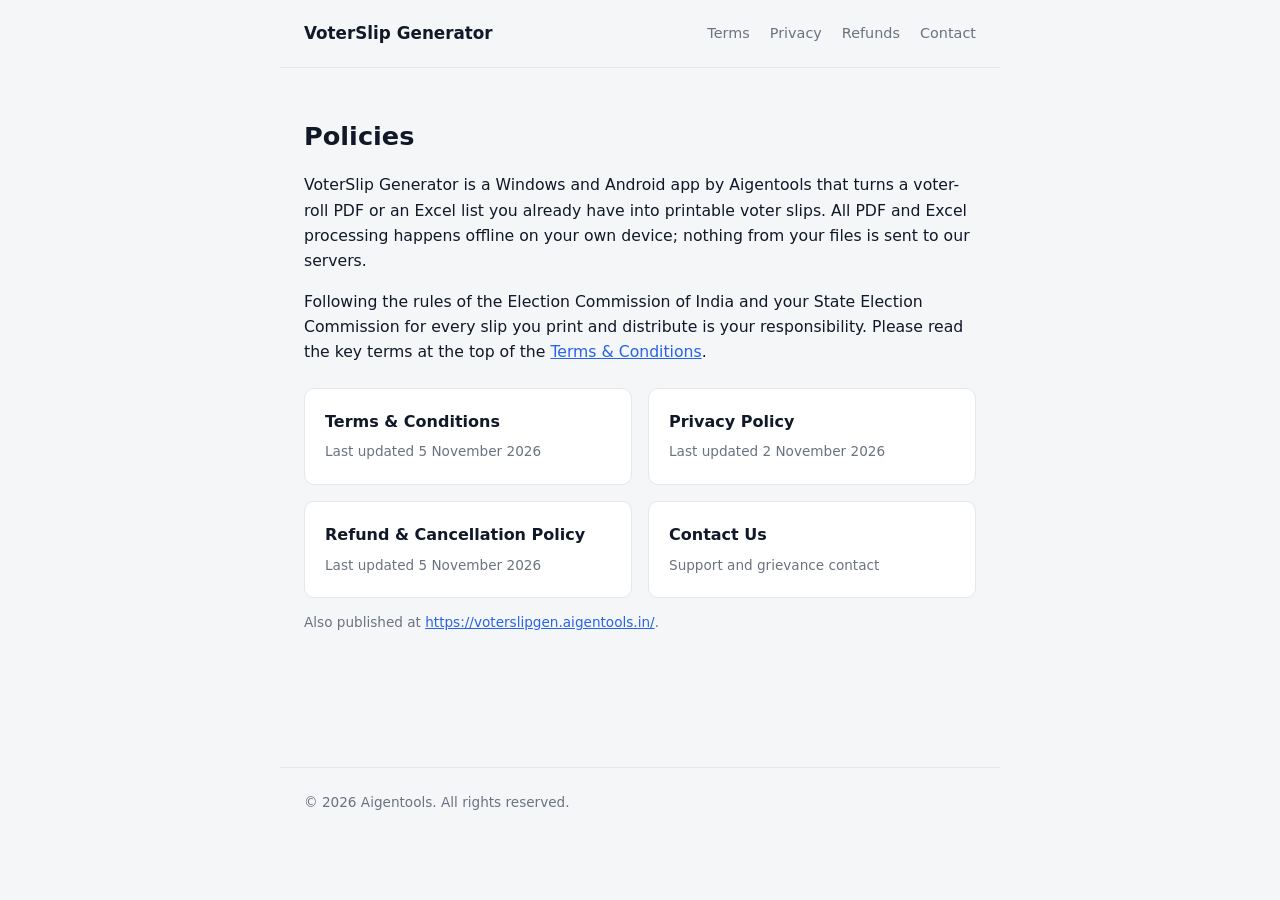
<file: index.html>
<!doctype html>
<html lang="en">
<head>
  <meta charset="utf-8" />
  <meta name="viewport" content="width=device-width, initial-scale=1" />
  <title>Policies — VoterSlip Generator</title>
  <meta name="description" content="Terms, privacy and refund policy for VoterSlip Generator by Aigentools." />
  <link rel="canonical" href="https://voterslipgen.aigentools.in/" />
  <link rel="stylesheet" href="style.css" />
</head>
<body>
  <!-- GENERATED by legal/build.py in mjogdand/voterslip-desktop-app from legal/. Do not edit here:
       edit legal/ there and run legal/publish-legal-site.sh. -->
  <nav class="top">
    <a class="brand" href="index.html">VoterSlip Generator</a>
    <div class="links"><a href="legal/terms-of-service.html">Terms</a><a href="legal/privacy-policy.html">Privacy</a><a href="legal/refund-policy.html">Refunds</a><a href="legal/contact-us.html">Contact</a></div>
  </nav>

  <main class="wrap">
    <h1>Policies</h1>

    <p>
      VoterSlip Generator is a Windows and Android app by Aigentools that turns
      a voter-roll PDF or an Excel list you already have into printable voter
      slips. All PDF and Excel processing happens offline on your own device;
      nothing from your files is sent to our servers.
    </p>
    <p>
      Following the rules of the Election Commission of India and your State
      Election Commission for every slip you print and distribute is your
      responsibility. Please read the key terms at the top of the
      <a href="legal/terms-of-service.html">Terms &amp; Conditions</a>.
    </p>

    <div class="card-grid">
      <a class="card-link" href="legal/terms-of-service.html">
        <strong>Terms &amp; Conditions</strong>
        <span>Last updated 5 November 2026</span>
      </a>
      <a class="card-link" href="legal/privacy-policy.html">
        <strong>Privacy Policy</strong>
        <span>Last updated 2 November 2026</span>
      </a>
      <a class="card-link" href="legal/refund-policy.html">
        <strong>Refund &amp; Cancellation Policy</strong>
        <span>Last updated 5 November 2026</span>
      </a>
      <a class="card-link" href="legal/contact-us.html">
        <strong>Contact Us</strong>
        <span>Support and grievance contact</span>
      </a>
    </div>

    <p class="site-note">Also published at <a href="https://voterslipgen.aigentools.in/">https://voterslipgen.aigentools.in/</a>.</p>
  </main>

  <footer class="legal-footer">
    &copy; <span id="year"></span> Aigentools. All rights reserved.
  </footer>
  <script>
    document.getElementById("year").textContent = new Date().getFullYear();
  </script>
</body>
</html>
</file>
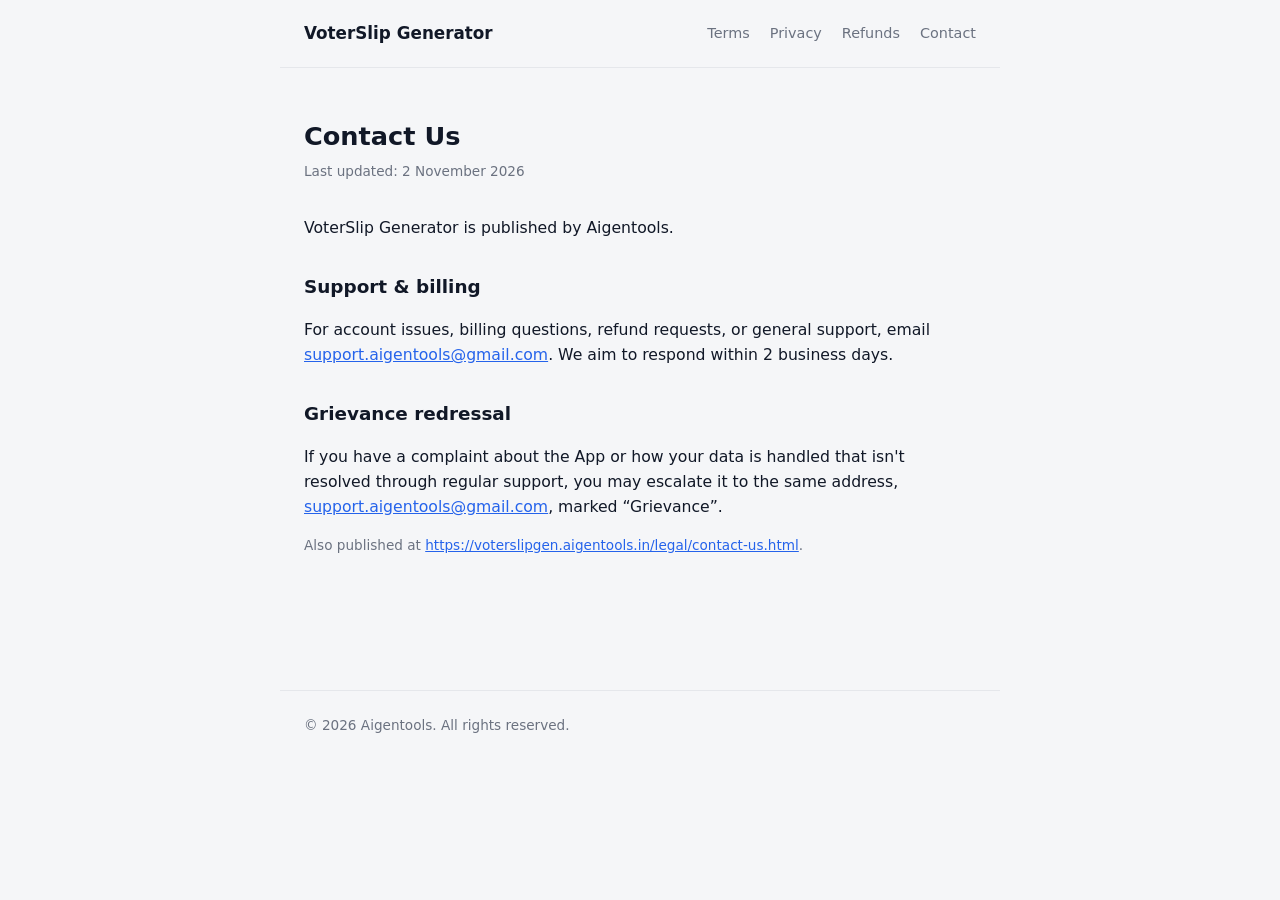
<file: legal/contact-us.html>
<!doctype html>
<html lang="en">
<head>
  <meta charset="utf-8" />
  <meta name="viewport" content="width=device-width, initial-scale=1" />
  <title>Contact Us — VoterSlip Generator</title>
  <meta name="description" content="How to contact Aigentools about VoterSlip Generator." />
  <link rel="canonical" href="https://voterslipgen.aigentools.in/legal/contact-us.html" />
  <link rel="stylesheet" href="../style.css" />
</head>
<body>
  <!-- GENERATED by legal/build.py in mjogdand/voterslip-desktop-app from legal/. Do not edit here:
       edit legal/ there and run legal/publish-legal-site.sh. -->
  <nav class="top">
    <a class="brand" href="../index.html">VoterSlip Generator</a>
    <div class="links"><a href="../legal/terms-of-service.html">Terms</a><a href="../legal/privacy-policy.html">Privacy</a><a href="../legal/refund-policy.html">Refunds</a><a href="../legal/contact-us.html">Contact</a></div>
  </nav>

  <main class="wrap">
    <h1>Contact Us</h1>
    <p class="updated">Last updated: 2 November 2026</p>

<p>VoterSlip Generator is published by Aigentools.</p>

    <h2>Support &amp; billing</h2>
    <p>
      For account issues, billing questions, refund requests, or general
      support, email <a href="mailto:support.aigentools@gmail.com">support.aigentools@gmail.com</a>.
      We aim to respond within 2 business days.
    </p>

    <h2>Grievance redressal</h2>
    <p>
      If you have a complaint about the App or how your data is handled
      that isn't resolved through regular support, you may escalate it to
      the same address, <a href="mailto:support.aigentools@gmail.com">support.aigentools@gmail.com</a>, marked
      &ldquo;Grievance&rdquo;.
    </p>

    <p class="site-note">Also published at <a href="https://voterslipgen.aigentools.in/legal/contact-us.html">https://voterslipgen.aigentools.in/legal/contact-us.html</a>.</p>
  </main>

  <footer class="legal-footer">
    &copy; <span id="year"></span> Aigentools. All rights reserved.
  </footer>
  <script>
    document.getElementById("year").textContent = new Date().getFullYear();
  </script>
</body>
</html>
</file>
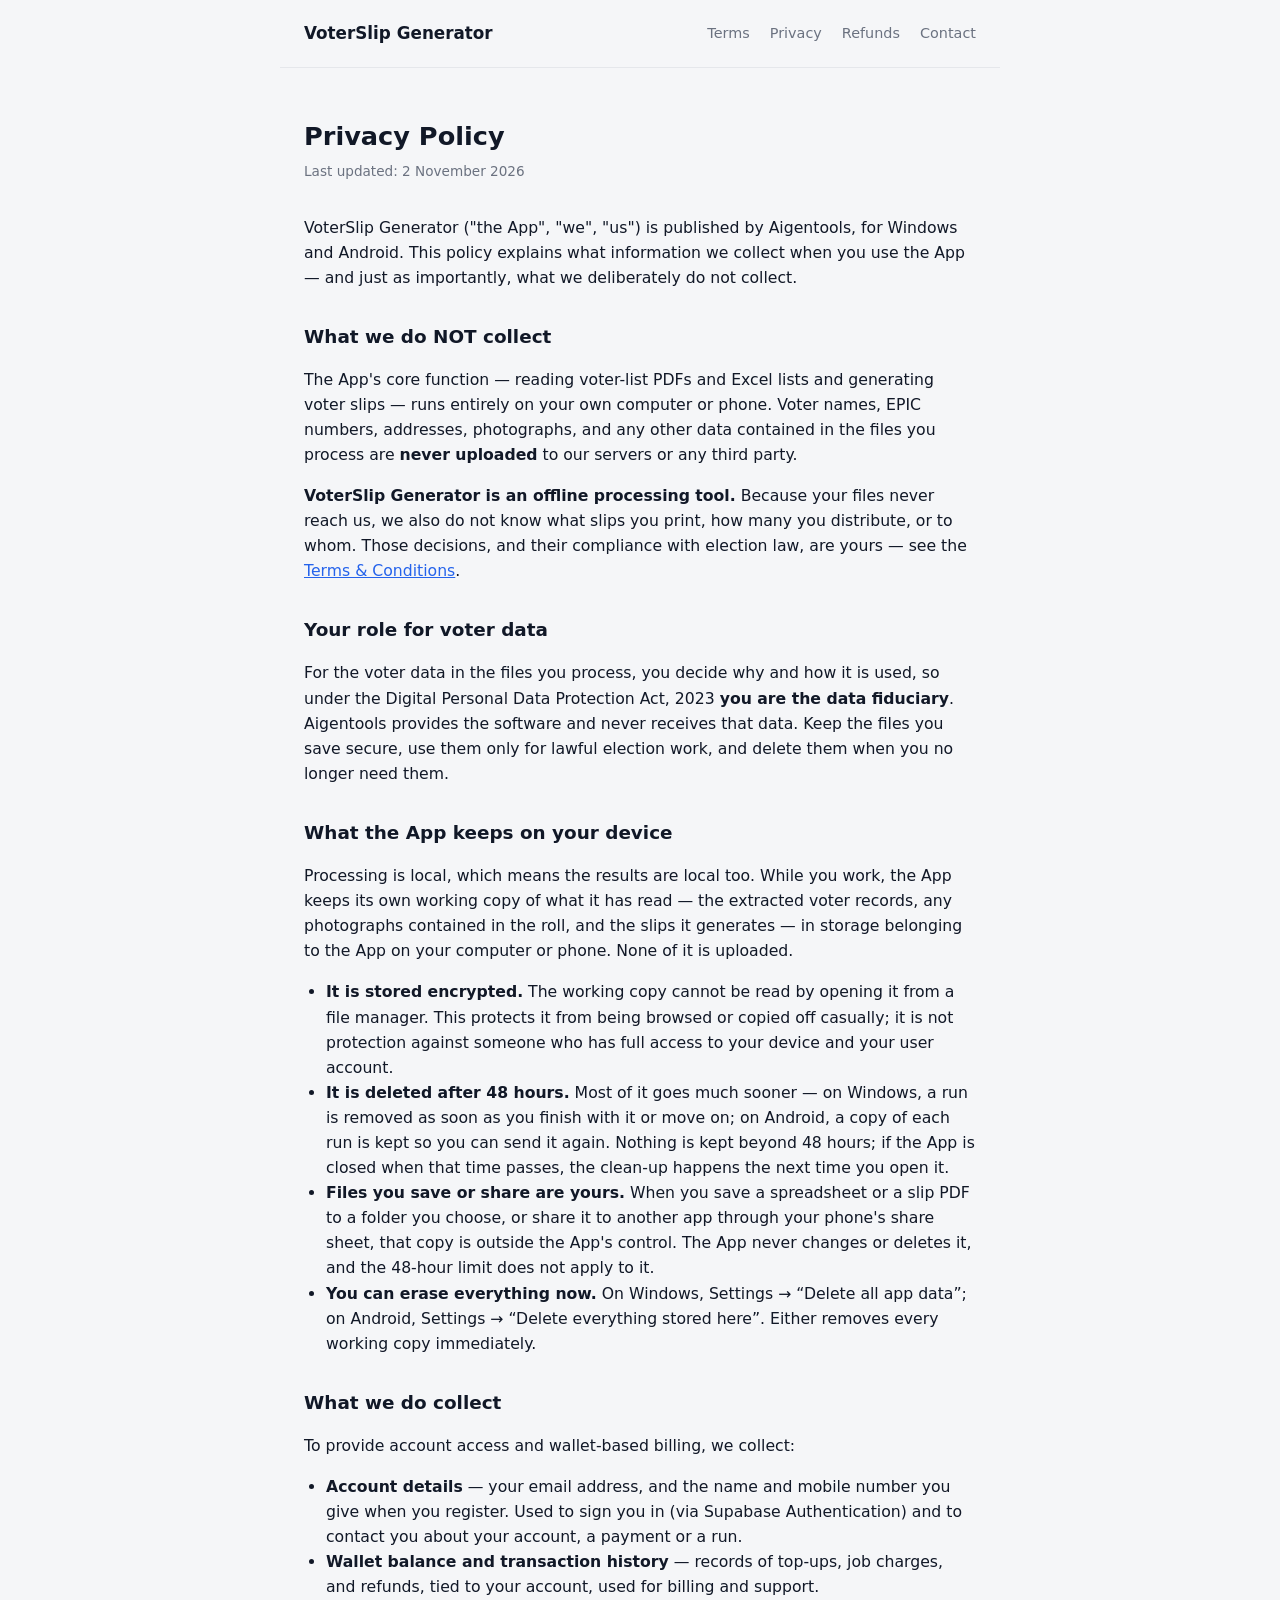
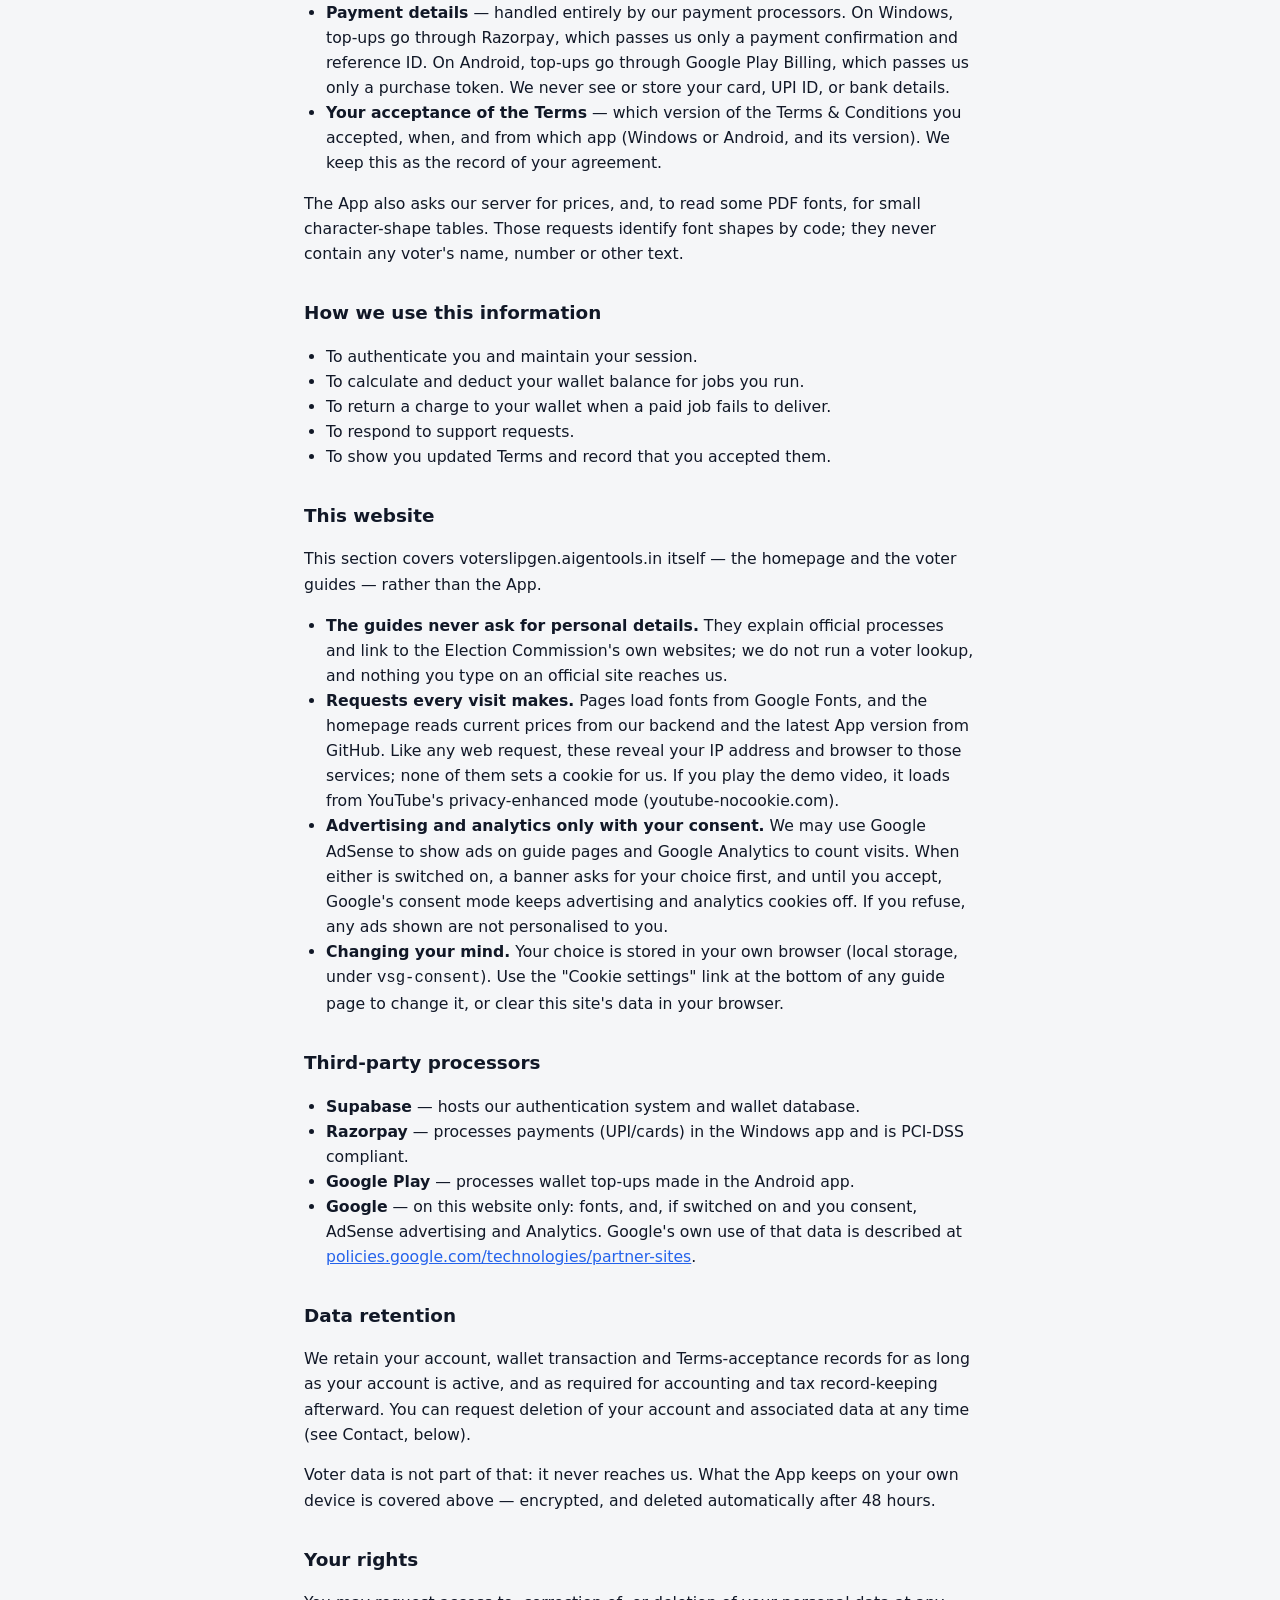
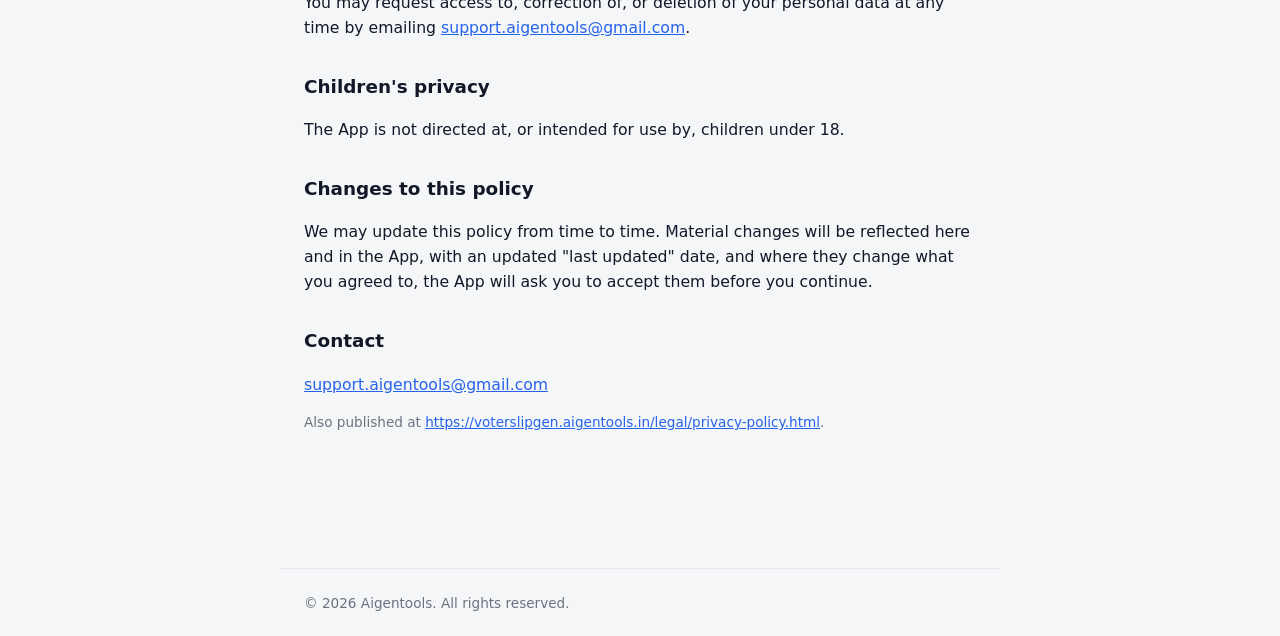
<file: legal/privacy-policy.html>
<!doctype html>
<html lang="en">
<head>
  <meta charset="utf-8" />
  <meta name="viewport" content="width=device-width, initial-scale=1" />
  <title>Privacy Policy — VoterSlip Generator</title>
  <meta name="description" content="What VoterSlip Generator collects, what it deliberately never uploads, and how long working files stay on your device." />
  <link rel="canonical" href="https://voterslipgen.aigentools.in/legal/privacy-policy.html" />
  <link rel="stylesheet" href="../style.css" />
</head>
<body>
  <!-- GENERATED by legal/build.py in mjogdand/voterslip-desktop-app from legal/. Do not edit here:
       edit legal/ there and run legal/publish-legal-site.sh. -->
  <nav class="top">
    <a class="brand" href="../index.html">VoterSlip Generator</a>
    <div class="links"><a href="../legal/terms-of-service.html">Terms</a><a href="../legal/privacy-policy.html">Privacy</a><a href="../legal/refund-policy.html">Refunds</a><a href="../legal/contact-us.html">Contact</a></div>
  </nav>

  <main class="wrap">
    <h1>Privacy Policy</h1>
    <p class="updated">Last updated: 2 November 2026</p>

    <p>
      VoterSlip Generator ("the App", "we", "us") is published by Aigentools,
      for Windows and Android. This policy explains what information we
      collect when you use the App — and just as importantly, what we
      deliberately do not collect.
    </p>

    <h2>What we do NOT collect</h2>
    <p>
      The App's core function — reading voter-list PDFs and Excel lists and
      generating voter slips — runs entirely on your own computer or phone.
      Voter names, EPIC numbers, addresses, photographs, and any other data
      contained in the files you process are <strong>never uploaded</strong>
      to our servers or any third party.
    </p>
    <p>
      <strong>VoterSlip Generator is an offline processing tool.</strong>
      Because your files never reach us, we also do not know what slips you
      print, how many you distribute, or to whom. Those decisions, and their
      compliance with election law, are yours &mdash; see the
      <a href="terms-of-service.html">Terms &amp; Conditions</a>.
    </p>

    <h2>Your role for voter data</h2>
    <p>
      For the voter data in the files you process, you decide why and how
      it is used, so under the Digital Personal Data Protection Act, 2023
      <strong>you are the data fiduciary</strong>. Aigentools provides the
      software and never receives that data. Keep the files you save
      secure, use them only for lawful election work, and delete them when
      you no longer need them.
    </p>

    <h2>What the App keeps on your device</h2>
    <p>
      Processing is local, which means the results are local too. While you
      work, the App keeps its own working copy of what it has read — the
      extracted voter records, any photographs contained in the roll, and the
      slips it generates — in storage belonging to the App on your computer
      or phone. None of it is uploaded.
    </p>
    <ul>
      <li>
        <strong>It is stored encrypted.</strong> The working copy cannot be
        read by opening it from a file manager. This protects it from being
        browsed or copied off casually; it is not protection against someone
        who has full access to your device and your user account.
      </li>
      <li>
        <strong>It is deleted after 48 hours.</strong> Most of it goes much
        sooner — on Windows, a run is removed as soon as you finish with it or
        move on; on Android, a copy of each run is kept so you can send it
        again. Nothing is kept beyond 48 hours; if the App is closed when that
        time passes, the clean-up happens the next time you open it.
      </li>
      <li>
        <strong>Files you save or share are yours.</strong> When you save a
        spreadsheet or a slip PDF to a folder you choose, or share it to
        another app through your phone's share sheet, that copy is outside the
        App's control. The App never changes or deletes it, and the 48-hour
        limit does not apply to it.
      </li>
      <li>
        <strong>You can erase everything now.</strong> On Windows, Settings
        &rarr; &ldquo;Delete all app data&rdquo;; on Android, Settings &rarr;
        &ldquo;Delete everything stored here&rdquo;. Either removes every
        working copy immediately.
      </li>
    </ul>

    <h2>What we do collect</h2>
    <p>To provide account access and wallet-based billing, we collect:</p>
    <ul>
      <li><strong>Account details</strong> — your email address, and the name and mobile number you give when you register. Used to sign you in (via Supabase Authentication) and to contact you about your account, a payment or a run.</li>
      <li><strong>Wallet balance and transaction history</strong> — records of top-ups, job charges, and refunds, tied to your account, used for billing and support.</li>
      <li><strong>Payment details</strong> — handled entirely by our payment processors. On Windows, top-ups go through Razorpay, which passes us only a payment confirmation and reference ID. On Android, top-ups go through Google Play Billing, which passes us only a purchase token. We never see or store your card, UPI ID, or bank details.</li>
      <li><strong>Your acceptance of the Terms</strong> — which version of the Terms &amp; Conditions you accepted, when, and from which app (Windows or Android, and its version). We keep this as the record of your agreement.</li>
    </ul>
    <p>
      The App also asks our server for prices, and, to read some PDF fonts,
      for small character-shape tables. Those requests identify font shapes
      by code; they never contain any voter's name, number or other text.
    </p>

    <h2>How we use this information</h2>
    <ul>
      <li>To authenticate you and maintain your session.</li>
      <li>To calculate and deduct your wallet balance for jobs you run.</li>
      <li>To return a charge to your wallet when a paid job fails to deliver.</li>
      <li>To respond to support requests.</li>
      <li>To show you updated Terms and record that you accepted them.</li>
    </ul>

    <h2>This website</h2>
    <p>
      This section covers voterslipgen.aigentools.in itself — the homepage and
      the voter guides — rather than the App.
    </p>
    <ul>
      <li>
        <strong>The guides never ask for personal details.</strong> They
        explain official processes and link to the Election Commission's own
        websites; we do not run a voter lookup, and nothing you type on an
        official site reaches us.
      </li>
      <li>
        <strong>Requests every visit makes.</strong> Pages load fonts from
        Google Fonts, and the homepage reads current prices from our backend
        and the latest App version from GitHub. Like any web request, these
        reveal your IP address and browser to those services; none of them
        sets a cookie for us. If you play the demo video, it loads from
        YouTube's privacy-enhanced mode (youtube-nocookie.com).
      </li>
      <li>
        <strong>Advertising and analytics only with your consent.</strong> We
        may use Google AdSense to show ads on guide pages and Google Analytics
        to count visits. When either is switched on, a banner asks for your
        choice first, and until you accept, Google's consent mode keeps
        advertising and analytics cookies off. If you refuse, any ads shown
        are not personalised to you.
      </li>
      <li>
        <strong>Changing your mind.</strong> Your choice is stored in your own
        browser (local storage, under <code>vsg-consent</code>). Use the
        "Cookie settings" link at the bottom of any guide page to change it,
        or clear this site's data in your browser.
      </li>
    </ul>

    <h2>Third-party processors</h2>
    <ul>
      <li><strong>Supabase</strong> — hosts our authentication system and wallet database.</li>
      <li><strong>Razorpay</strong> — processes payments (UPI/cards) in the Windows app and is PCI-DSS compliant.</li>
      <li><strong>Google Play</strong> — processes wallet top-ups made in the Android app.</li>
      <li><strong>Google</strong> — on this website only: fonts, and, if switched on and you consent, AdSense advertising and Analytics. Google's own use of that data is described at <a href="https://policies.google.com/technologies/partner-sites" target="_blank" rel="noopener">policies.google.com/technologies/partner-sites</a>.</li>
    </ul>

    <h2>Data retention</h2>
    <p>
      We retain your account, wallet transaction and Terms-acceptance records
      for as long as your account is active, and as required for accounting
      and tax record-keeping afterward. You can request deletion of your
      account and associated data at any time (see Contact, below).
    </p>
    <p>
      Voter data is not part of that: it never reaches us. What the App keeps
      on your own device is covered above &mdash; encrypted, and deleted
      automatically after 48 hours.
    </p>

    <h2>Your rights</h2>
    <p>
      You may request access to, correction of, or deletion of your personal
      data at any time by emailing
      <a href="mailto:support.aigentools@gmail.com">support.aigentools@gmail.com</a>.
    </p>

    <h2>Children's privacy</h2>
    <p>The App is not directed at, or intended for use by, children under 18.</p>

    <h2>Changes to this policy</h2>
    <p>
      We may update this policy from time to time. Material changes will be
      reflected here and in the App, with an updated "last updated" date,
      and where they change what you agreed to, the App will ask you to
      accept them before you continue.
    </p>

    <h2>Contact</h2>
    <p><a href="mailto:support.aigentools@gmail.com">support.aigentools@gmail.com</a></p>

    <p class="site-note">Also published at <a href="https://voterslipgen.aigentools.in/legal/privacy-policy.html">https://voterslipgen.aigentools.in/legal/privacy-policy.html</a>.</p>
  </main>

  <footer class="legal-footer">
    &copy; <span id="year"></span> Aigentools. All rights reserved.
  </footer>
  <script>
    document.getElementById("year").textContent = new Date().getFullYear();
  </script>
</body>
</html>
</file>
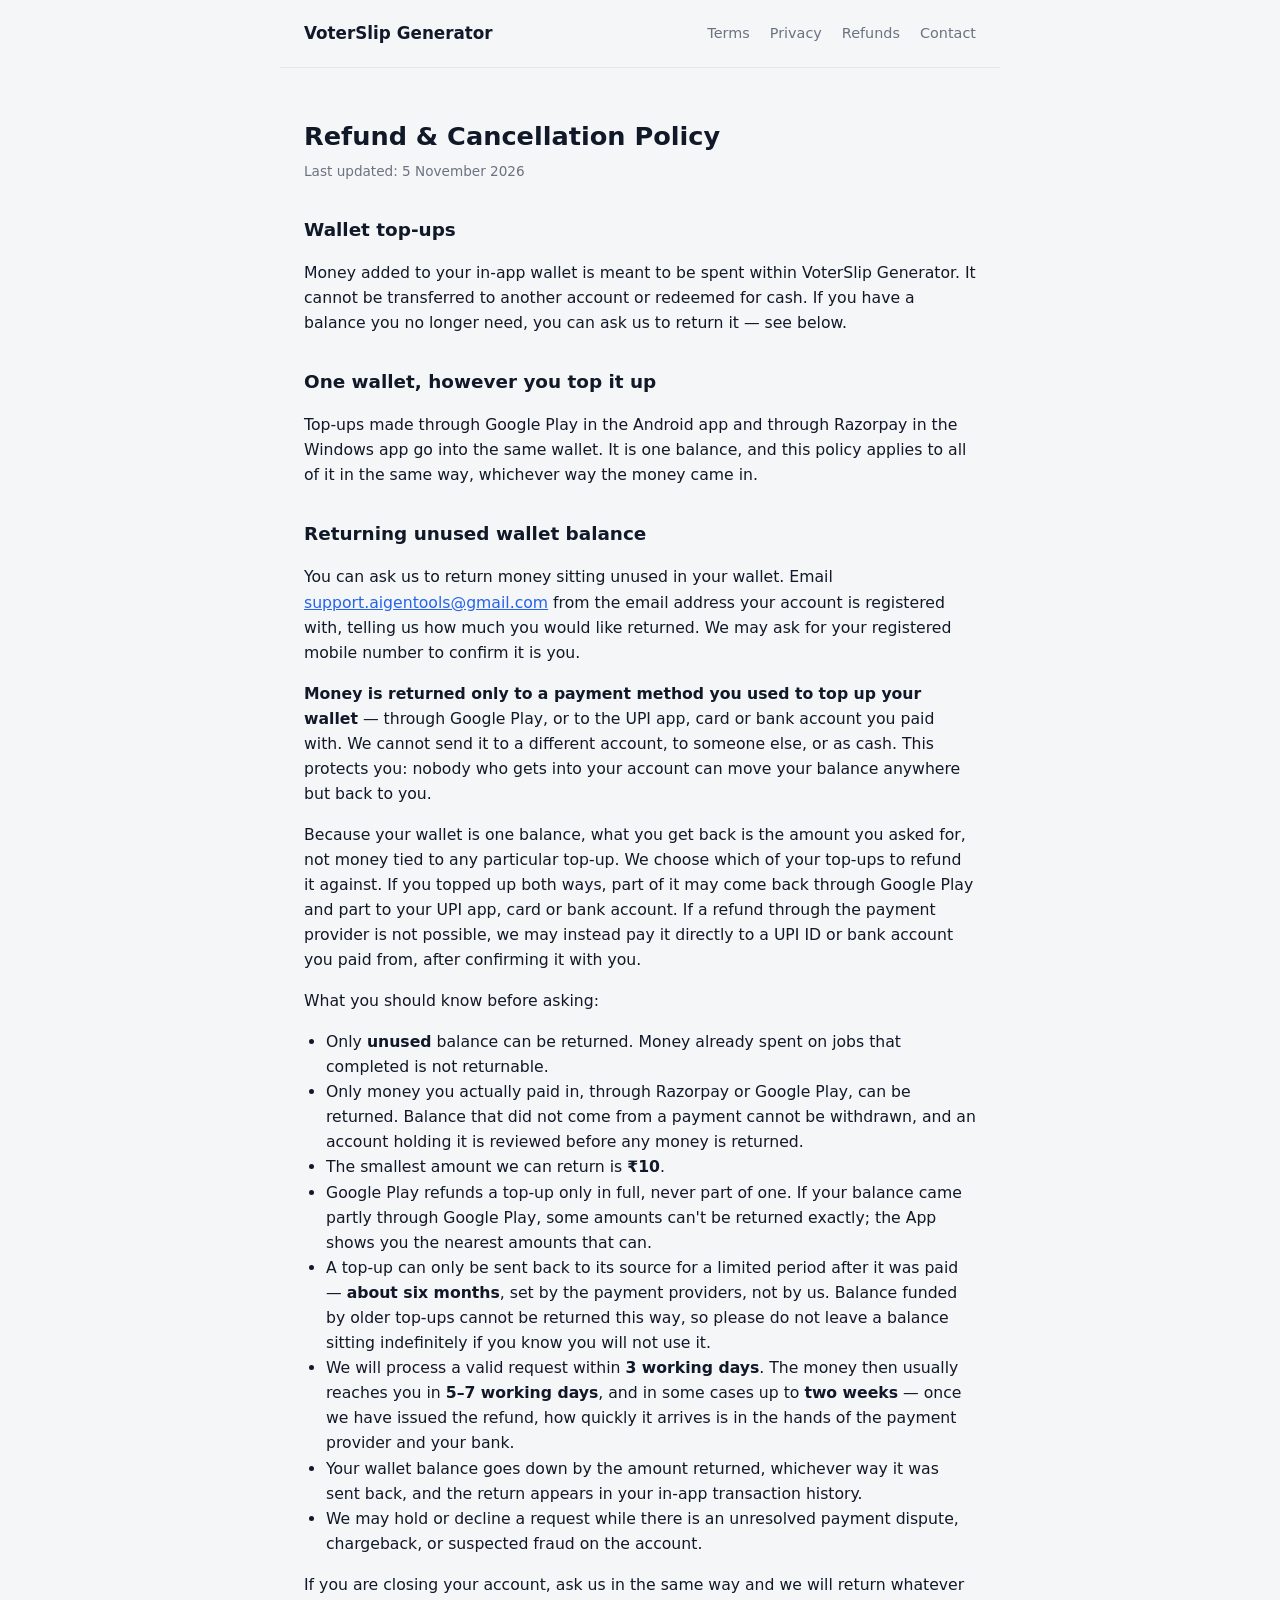
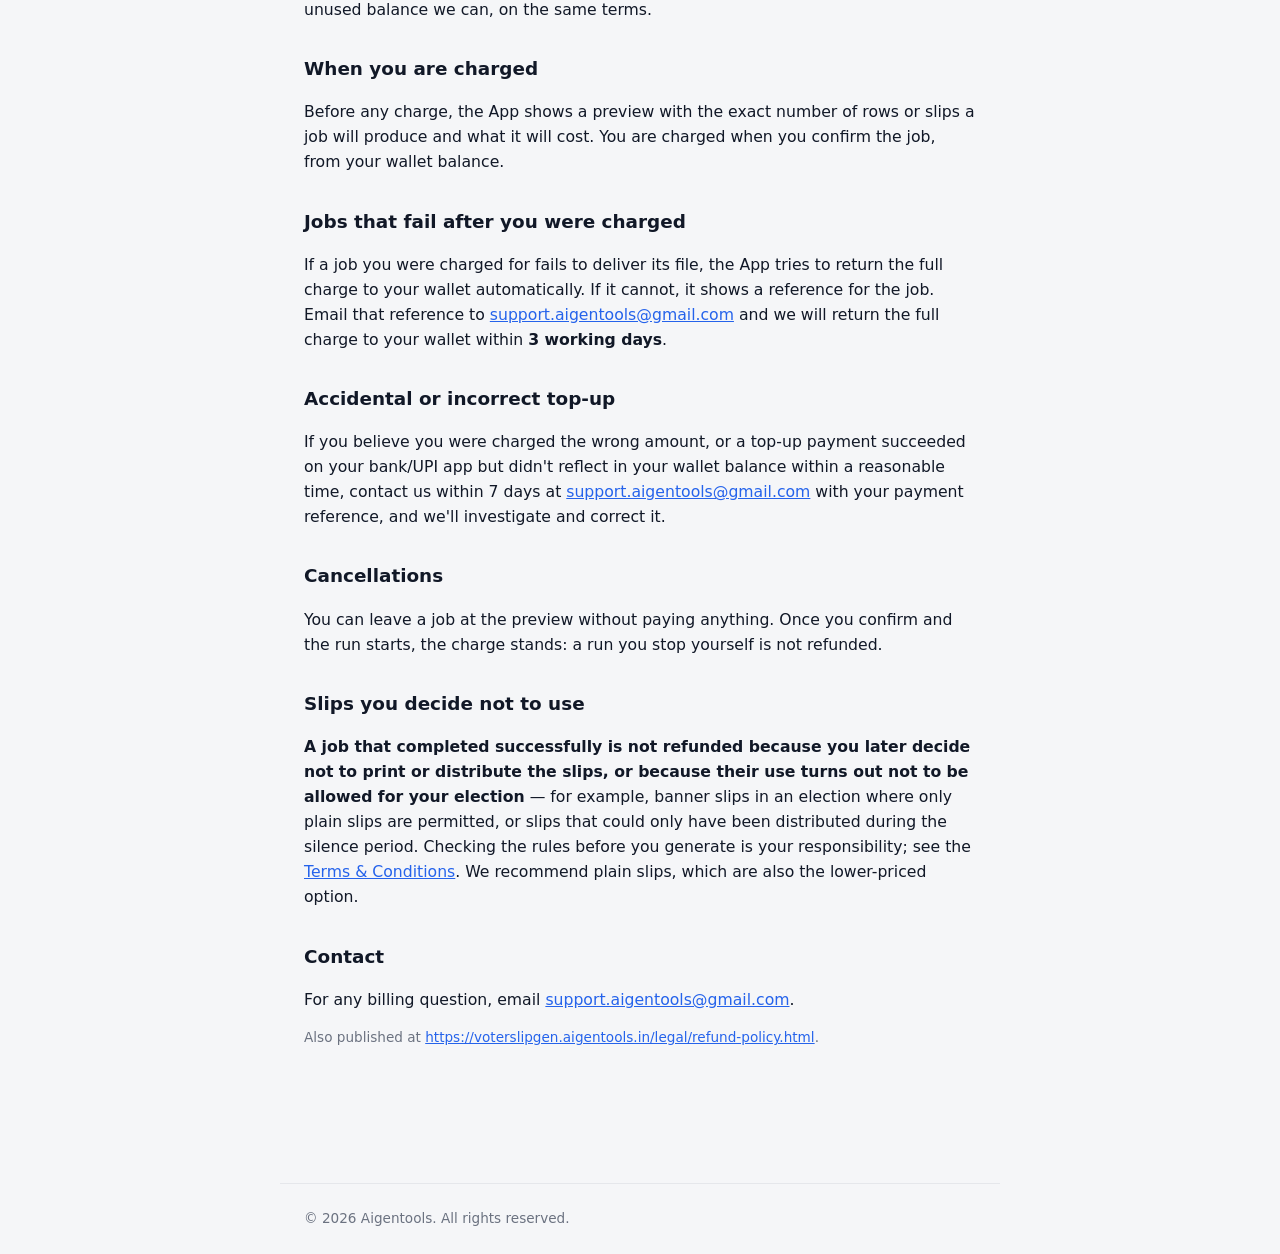
<file: legal/refund-policy.html>
<!doctype html>
<html lang="en">
<head>
  <meta charset="utf-8" />
  <meta name="viewport" content="width=device-width, initial-scale=1" />
  <title>Refund &amp; Cancellation Policy — VoterSlip Generator</title>
  <meta name="description" content="How wallet top-ups, charges for jobs, refunds and balance returns work for VoterSlip Generator." />
  <link rel="canonical" href="https://voterslipgen.aigentools.in/legal/refund-policy.html" />
  <link rel="stylesheet" href="../style.css" />
</head>
<body>
  <!-- GENERATED by legal/build.py in mjogdand/voterslip-desktop-app from legal/. Do not edit here:
       edit legal/ there and run legal/publish-legal-site.sh. -->
  <nav class="top">
    <a class="brand" href="../index.html">VoterSlip Generator</a>
    <div class="links"><a href="../legal/terms-of-service.html">Terms</a><a href="../legal/privacy-policy.html">Privacy</a><a href="../legal/refund-policy.html">Refunds</a><a href="../legal/contact-us.html">Contact</a></div>
  </nav>

  <main class="wrap">
    <h1>Refund &amp; Cancellation Policy</h1>
    <p class="updated">Last updated: 5 November 2026</p>

    <h2>Wallet top-ups</h2>
    <p>
      Money added to your in-app wallet is meant to be spent within
      VoterSlip Generator. It cannot be transferred to another account or
      redeemed for cash. If you have a balance you no longer need, you can
      ask us to return it — see below.
    </p>

    <h2>One wallet, however you top it up</h2>
    <p>
      Top-ups made through Google Play in the Android app and through
      Razorpay in the Windows app go into the same wallet. It is one
      balance, and this policy applies to all of it in the same way,
      whichever way the money came in.
    </p>

    <h2>Returning unused wallet balance</h2>
    <p>
      You can ask us to return money sitting unused in your wallet. Email
      <a href="mailto:support.aigentools@gmail.com">support.aigentools@gmail.com</a> from
      the email address your account is registered with, telling us how much
      you would like returned. We may ask for your registered mobile number
      to confirm it is you.
    </p>
    <p>
      <strong>Money is returned only to a payment method you used to top up
      your wallet</strong> — through Google Play, or to the UPI app, card or
      bank account you paid with. We cannot send it to a different account,
      to someone else, or as cash. This protects you: nobody who gets into
      your account can move your balance anywhere but back to you.
    </p>
    <p>
      Because your wallet is one balance, what you get back is the amount
      you asked for, not money tied to any particular top-up. We choose which
      of your top-ups to refund it against. If you topped up both ways, part
      of it may come back through Google Play and part to your UPI app, card
      or bank account. If a refund through the payment provider is not
      possible, we may instead pay it directly to a UPI ID or bank account
      you paid from, after confirming it with you.
    </p>
    <p>What you should know before asking:</p>
    <ul>
      <li>
        Only <strong>unused</strong> balance can be returned. Money already
        spent on jobs that completed is not returnable.
      </li>
      <li>
        Only money you actually paid in, through Razorpay or Google Play, can
        be returned. Balance that did not come from a payment cannot be
        withdrawn, and an account holding it is reviewed before any money is
        returned.
      </li>
      <li>
        The smallest amount we can return is <strong>₹10</strong>.
      </li>
      <li>
        Google Play refunds a top-up only in full, never part of one. If your
        balance came partly through Google Play, some amounts can't be
        returned exactly; the App shows you the nearest amounts that can.
      </li>
      <li>
        A top-up can only be sent back to its source for a limited period
        after it was paid — <strong>about six months</strong>, set by the
        payment providers, not by us. Balance funded by older top-ups cannot
        be returned this way, so please do not leave a balance sitting
        indefinitely if you know you will not use it.
      </li>
      <li>
        We will process a valid request within <strong>3 working days</strong>.
        The money then usually reaches you in <strong>5–7 working days</strong>,
        and in some cases up to <strong>two weeks</strong> — once we have issued
        the refund, how quickly it arrives is in the hands of the payment
        provider and your bank.
      </li>
      <li>
        Your wallet balance goes down by the amount returned, whichever way
        it was sent back, and the return appears in your in-app transaction
        history.
      </li>
      <li>
        We may hold or decline a request while there is an unresolved
        payment dispute, chargeback, or suspected fraud on the account.
      </li>
    </ul>
    <p>
      If you are closing your account, ask us in the same way and we will
      return whatever unused balance we can, on the same terms.
    </p>

    <h2>When you are charged</h2>
    <p>
      Before any charge, the App shows a preview with the exact number of
      rows or slips a job will produce and what it will cost. You are charged
      when you confirm the job, from your wallet balance.
    </p>

    <h2>Jobs that fail after you were charged</h2>
    <p>
      If a job you were charged for fails to deliver its file, the App tries
      to return the full charge to your wallet automatically. If it cannot,
      it shows a reference for the job. Email that reference to
      <a href="mailto:support.aigentools@gmail.com">support.aigentools@gmail.com</a>
      and we will return the full charge to your wallet within
      <strong>3 working days</strong>.
    </p>

    <h2>Accidental or incorrect top-up</h2>
    <p>
      If you believe you were charged the wrong amount, or a top-up payment
      succeeded on your bank/UPI app but didn't reflect in your wallet
      balance within a reasonable time, contact us within 7 days at
      <a href="mailto:support.aigentools@gmail.com">support.aigentools@gmail.com</a> with
      your payment reference, and we'll investigate and correct it.
    </p>

    <h2>Cancellations</h2>
    <p>
      You can leave a job at the preview without paying anything. Once you
      confirm and the run starts, the charge stands: a run you stop yourself
      is not refunded.
    </p>

    <h2>Slips you decide not to use</h2>
    <p>
      <strong>A job that completed successfully is not refunded because you
      later decide not to print or distribute the slips, or because their
      use turns out not to be allowed for your election</strong> &mdash; for
      example, banner slips in an election where only plain slips are
      permitted, or slips that could only have been distributed during the
      silence period. Checking the rules before you generate is your
      responsibility; see the
      <a href="terms-of-service.html">Terms &amp; Conditions</a>. We
      recommend plain slips, which are also the lower-priced option.
    </p>

    <h2>Contact</h2>
    <p>
      For any billing question, email
      <a href="mailto:support.aigentools@gmail.com">support.aigentools@gmail.com</a>.
    </p>
      

    <p class="site-note">Also published at <a href="https://voterslipgen.aigentools.in/legal/refund-policy.html">https://voterslipgen.aigentools.in/legal/refund-policy.html</a>.</p>
  </main>

  <footer class="legal-footer">
    &copy; <span id="year"></span> Aigentools. All rights reserved.
  </footer>
  <script>
    document.getElementById("year").textContent = new Date().getFullYear();
  </script>
</body>
</html>
</file>
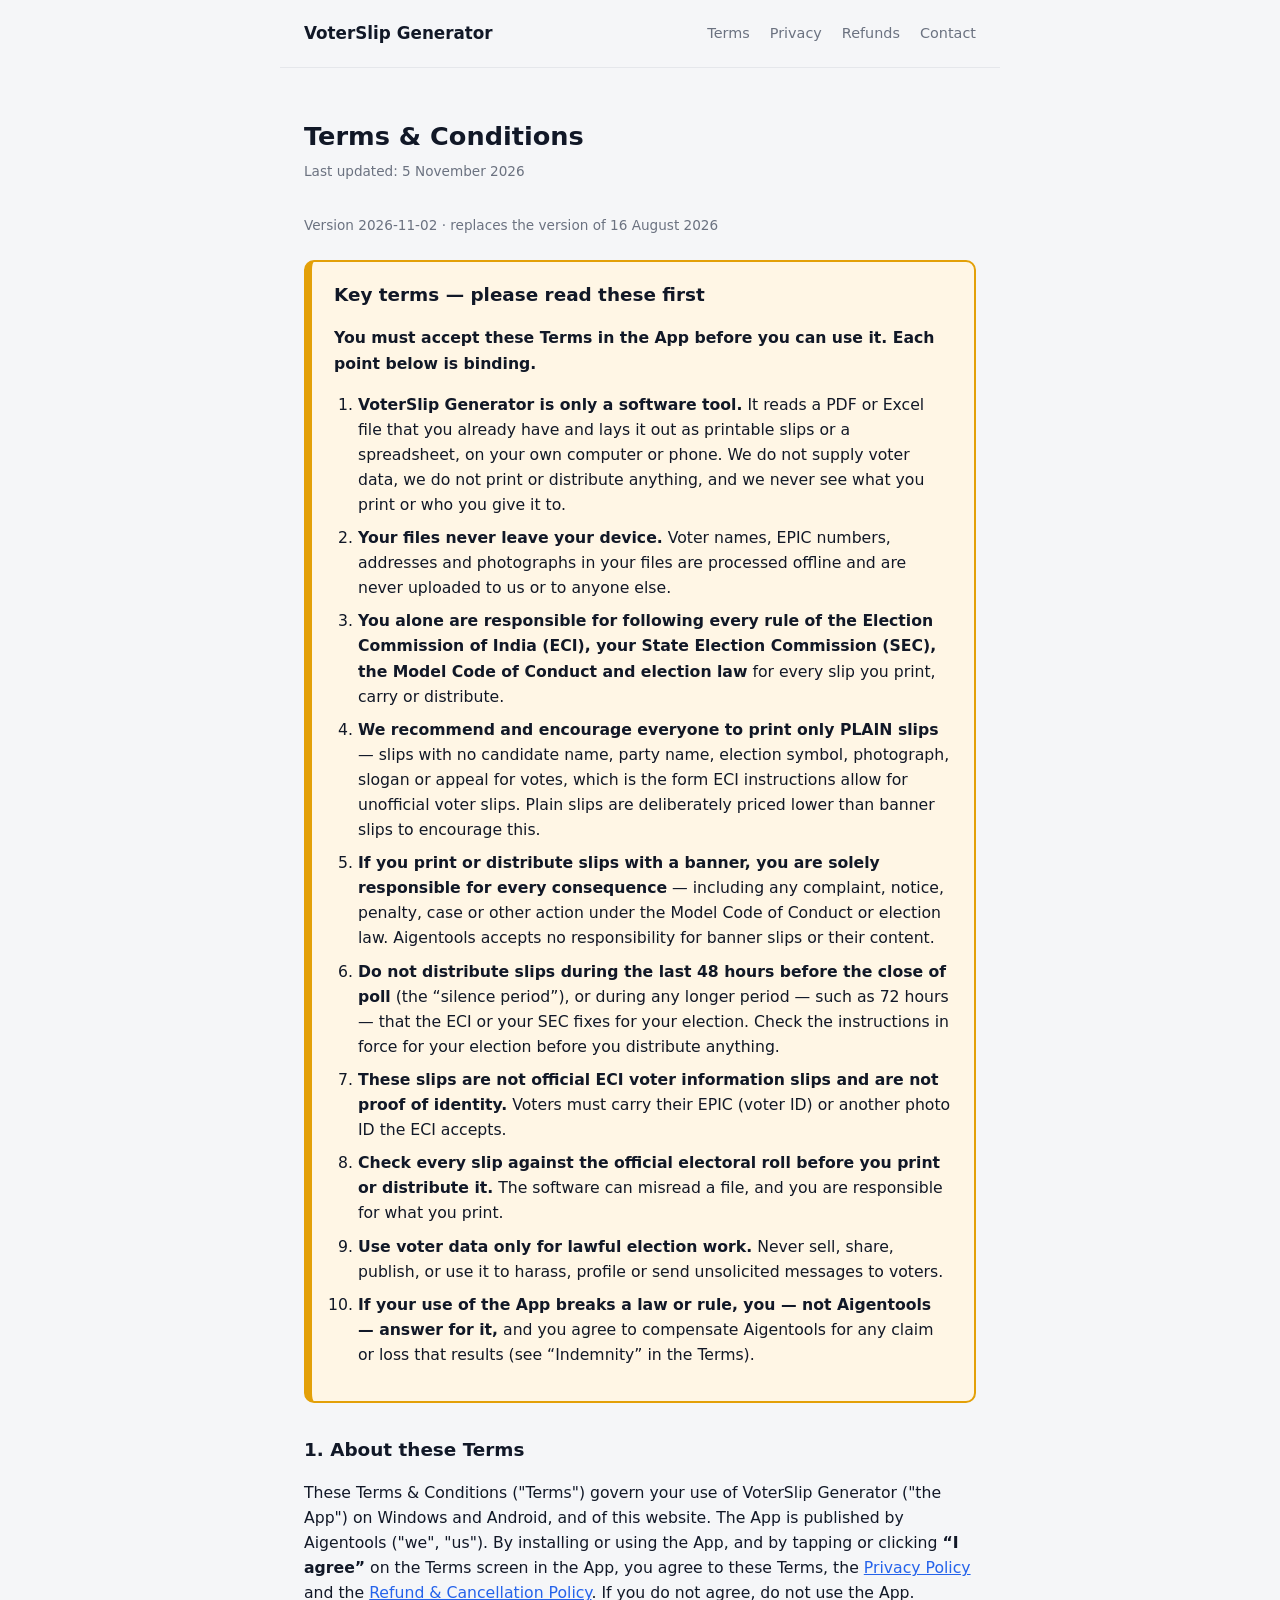
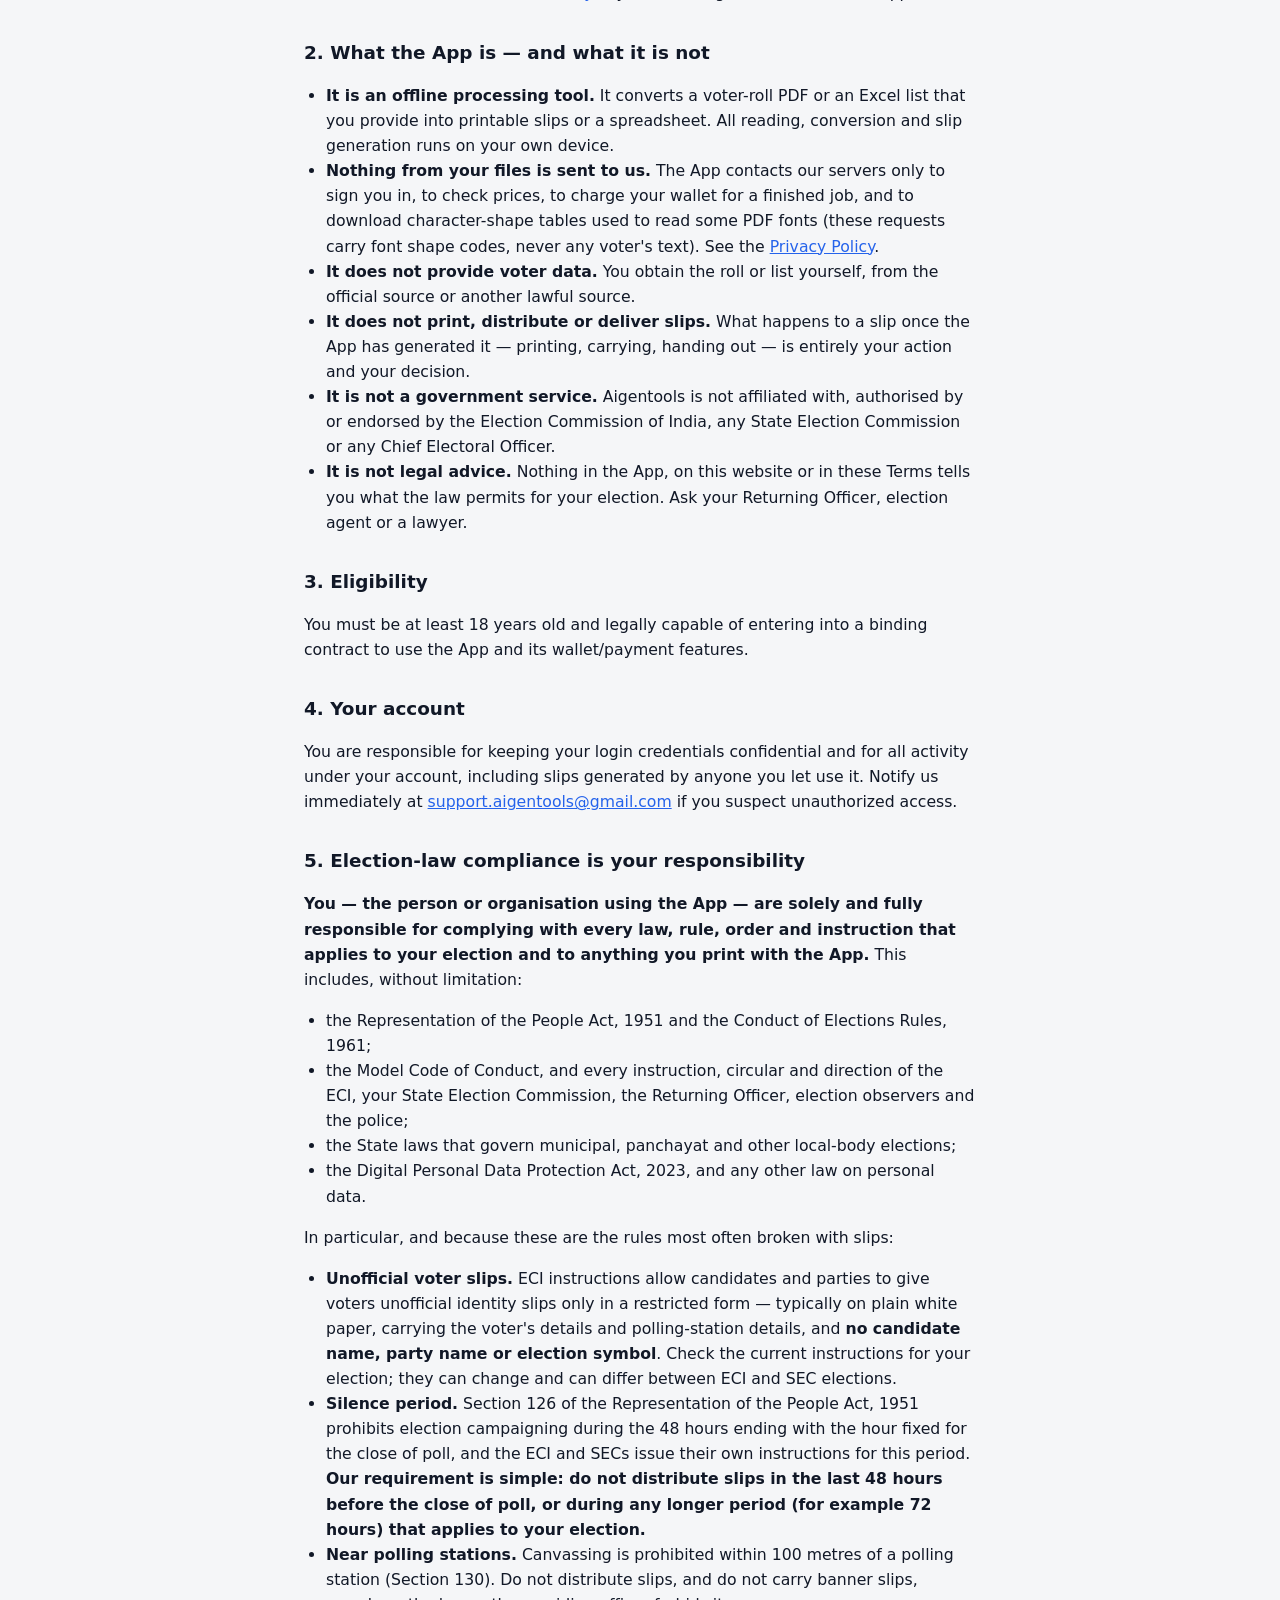
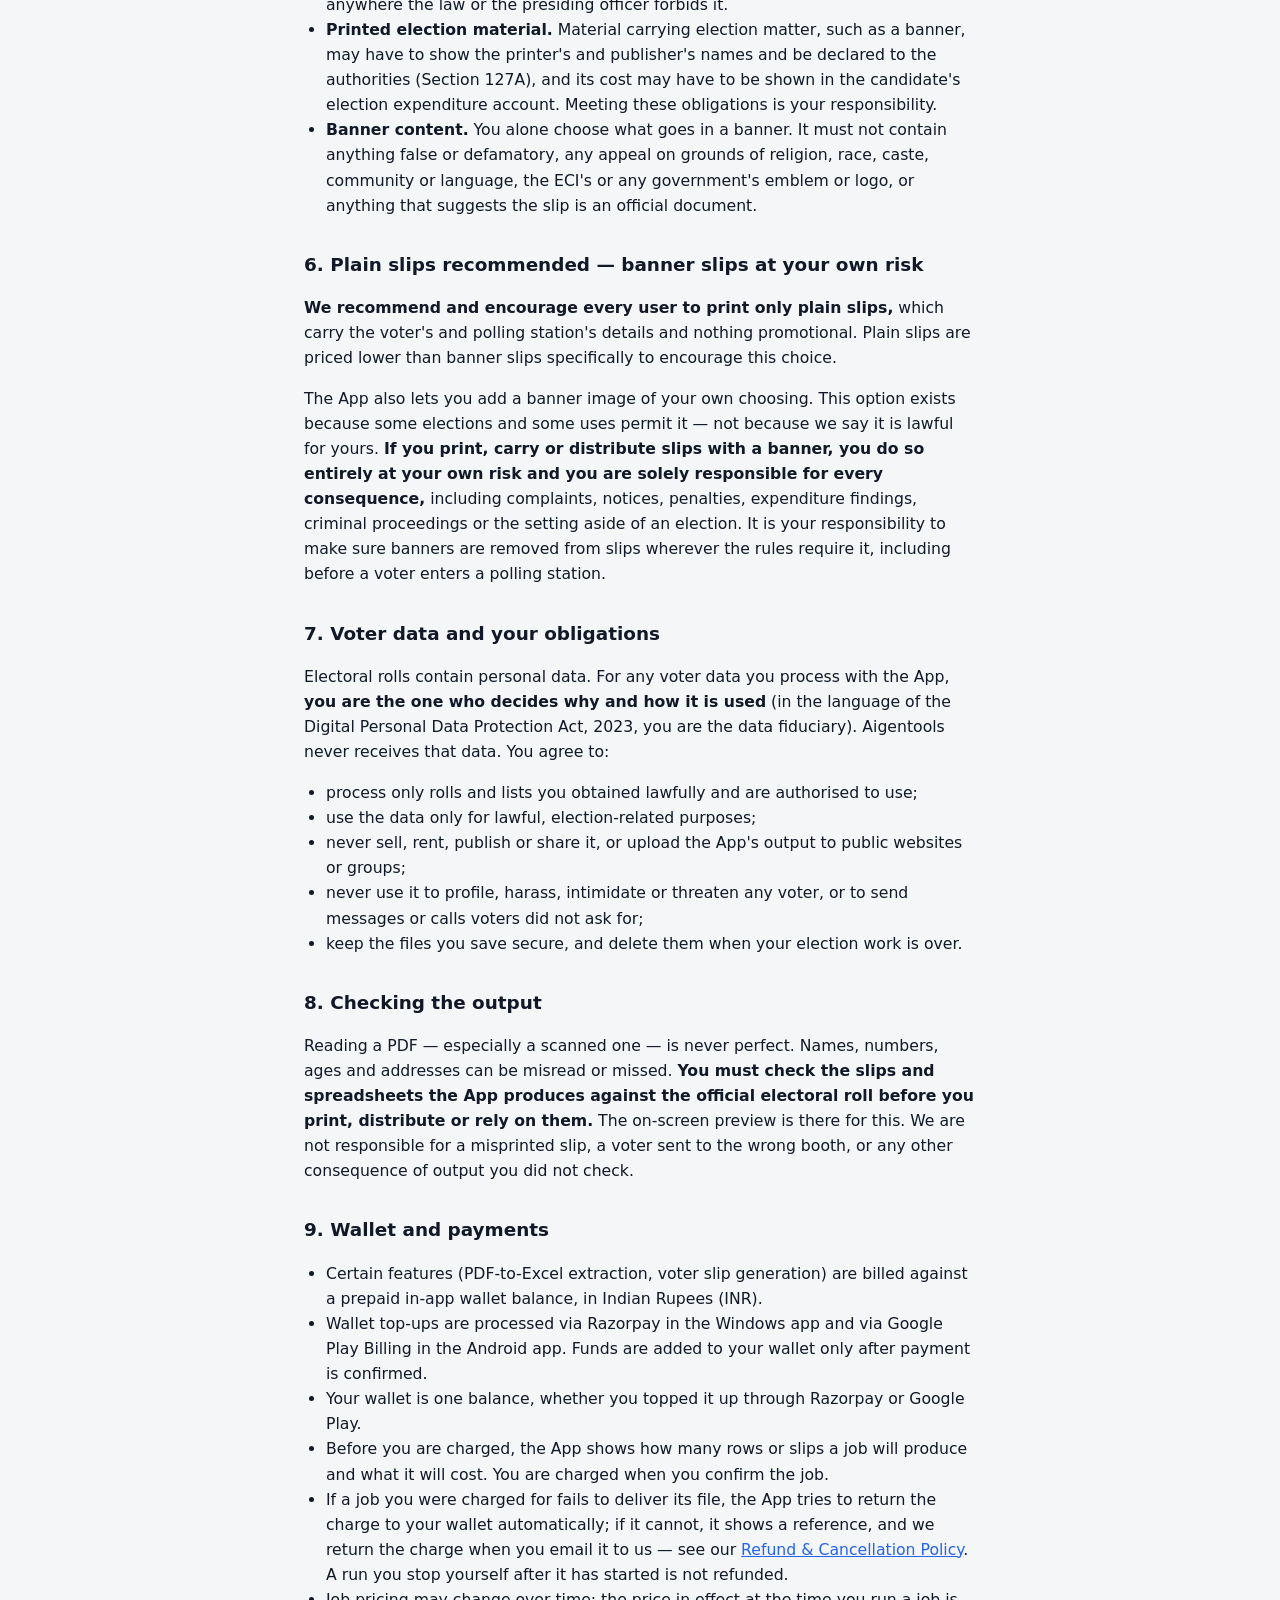
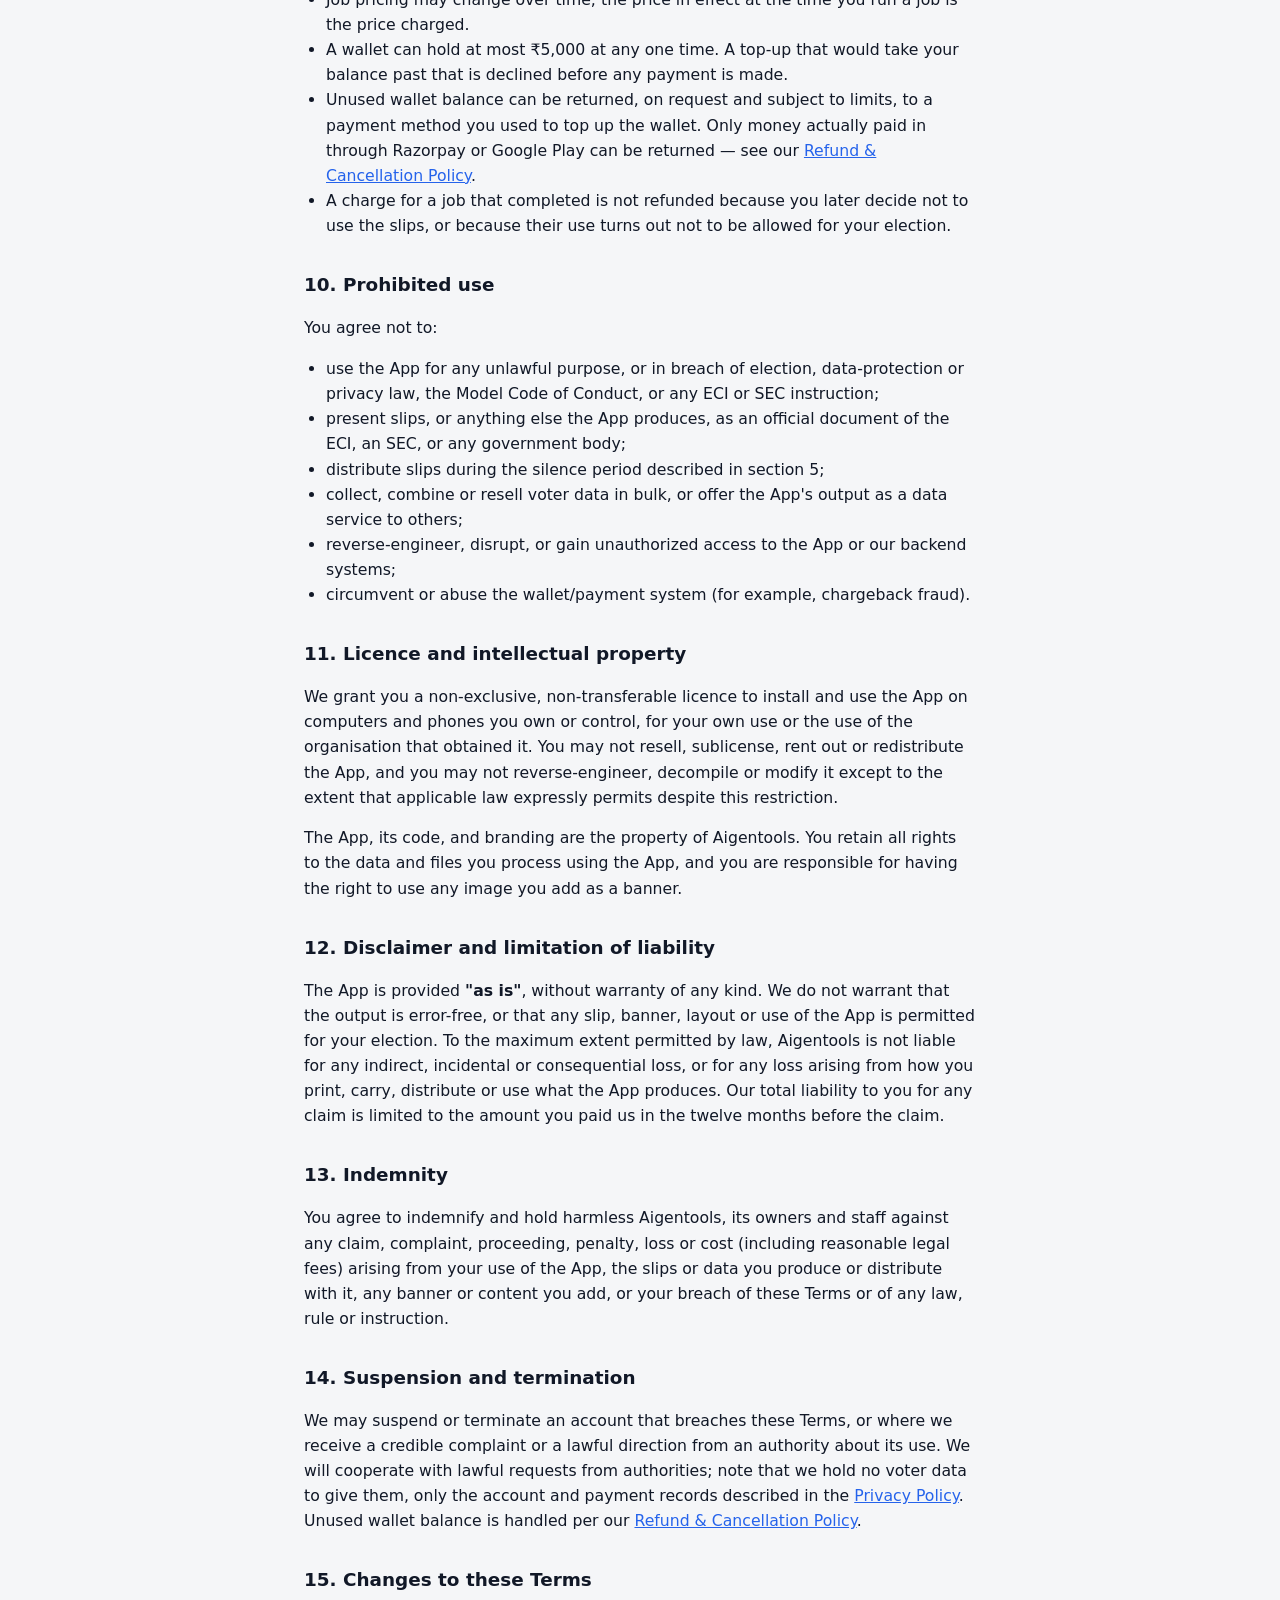
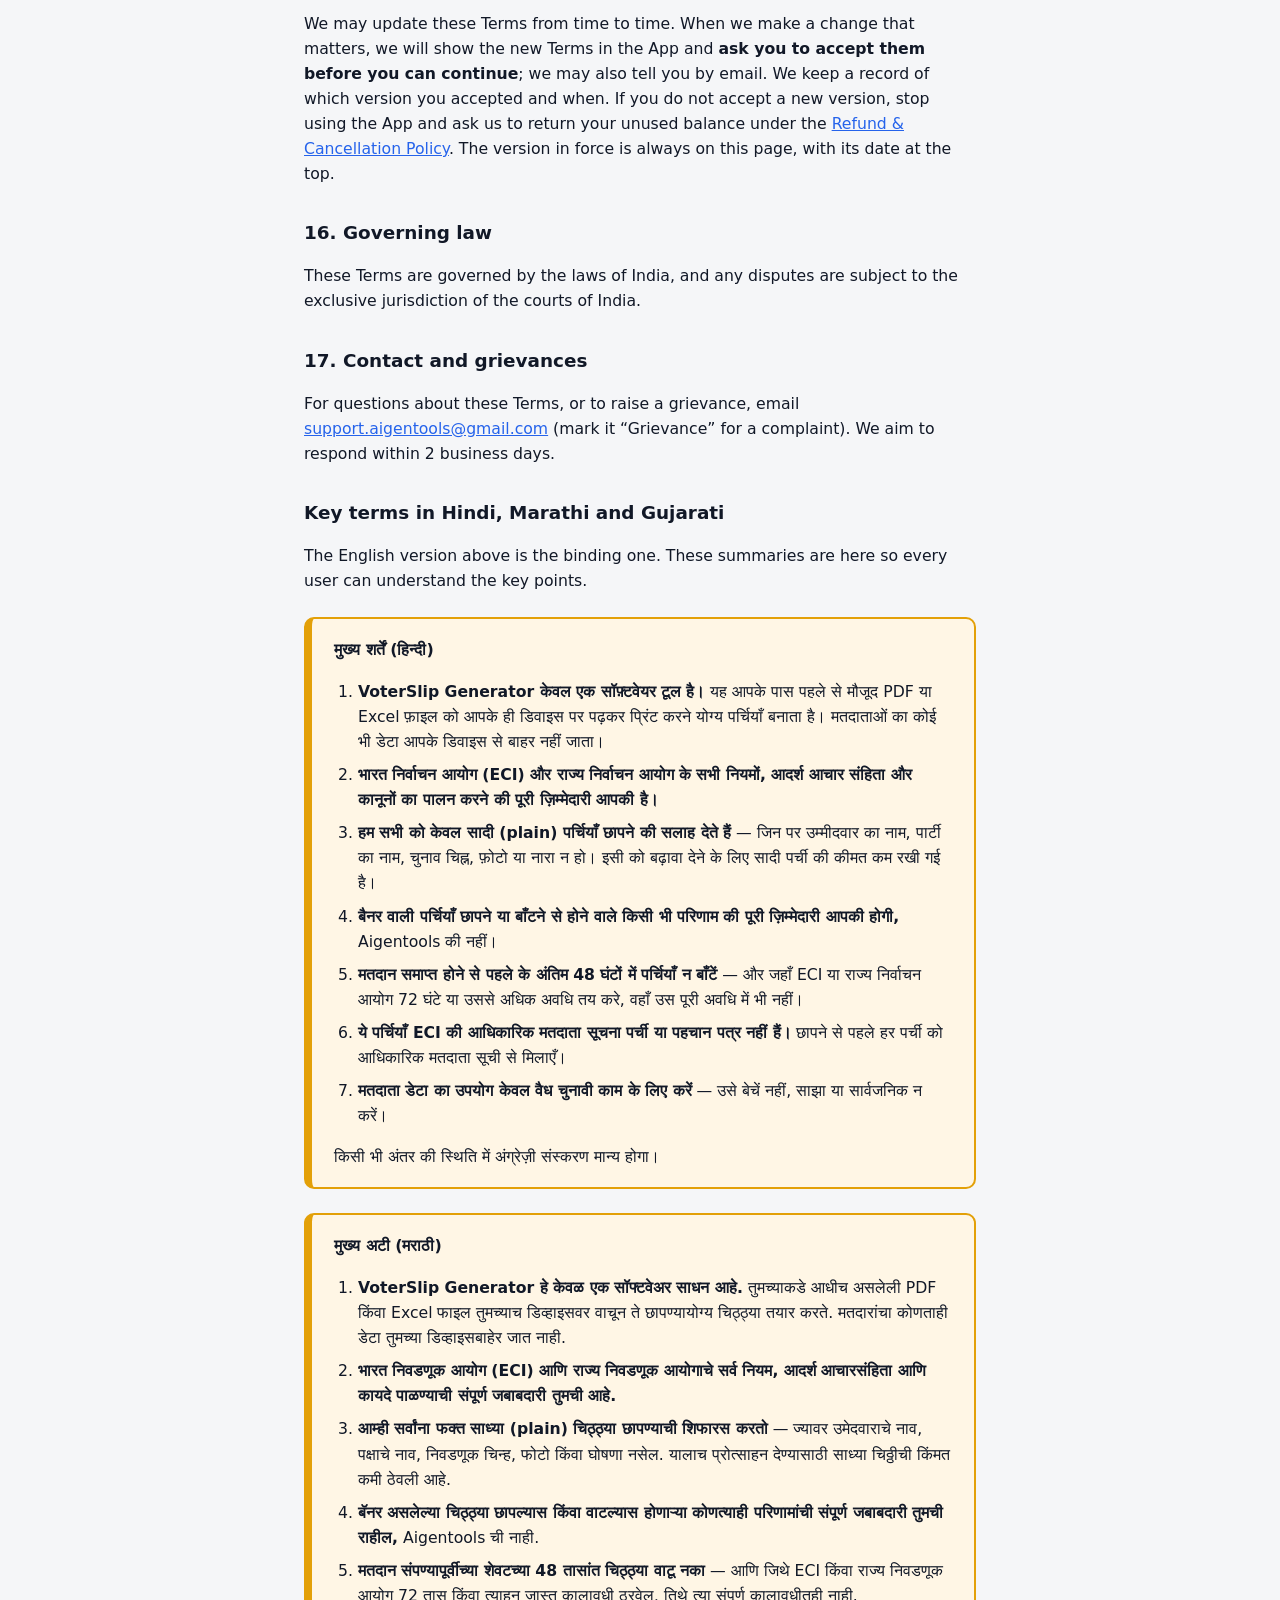
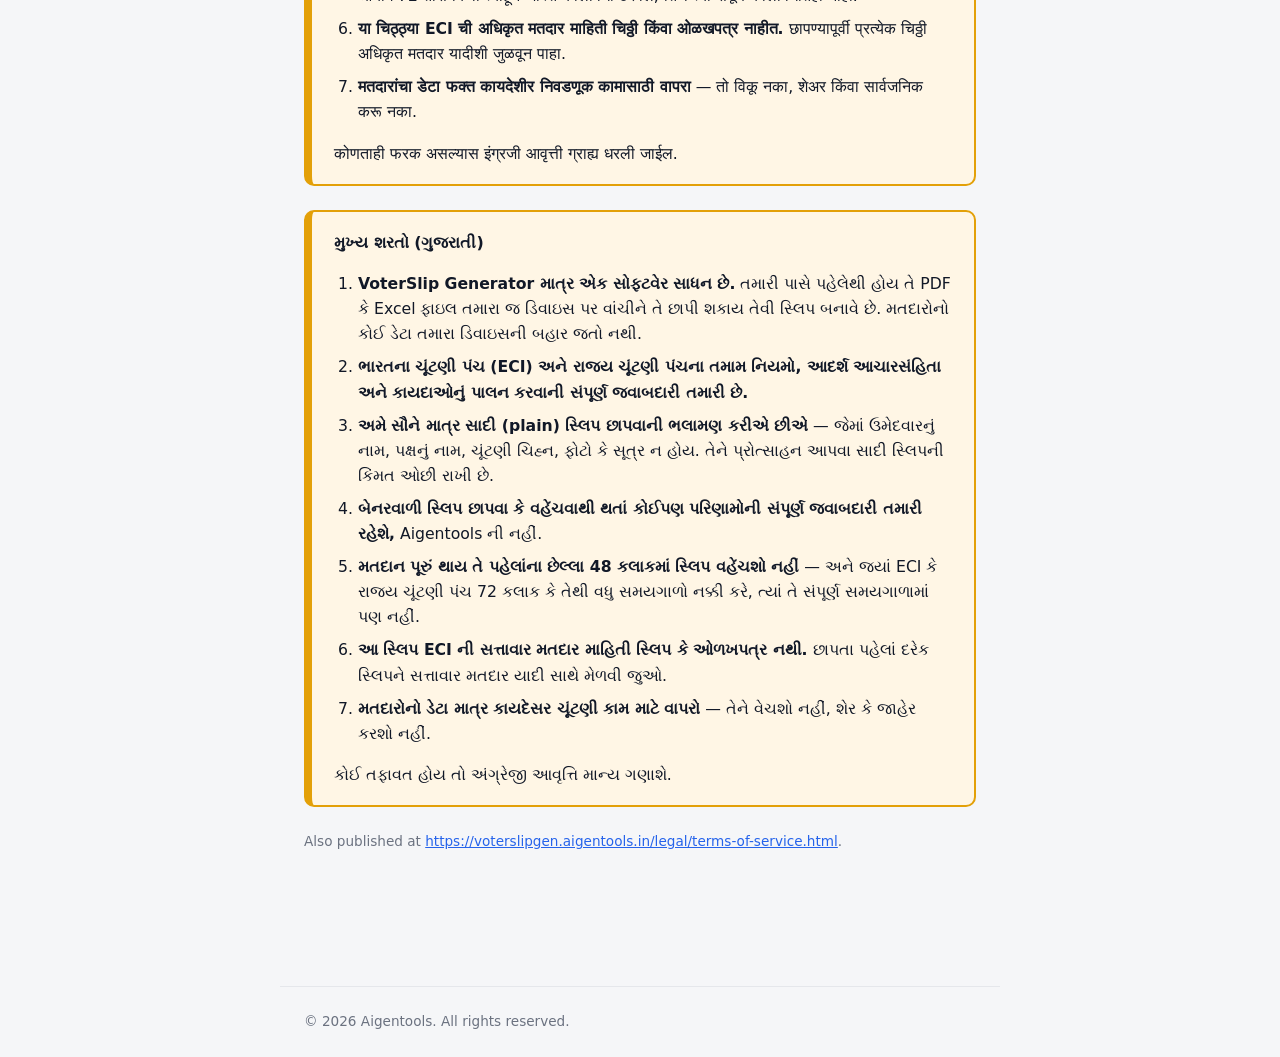
<file: legal/terms-of-service.html>
<!doctype html>
<html lang="en">
<head>
  <meta charset="utf-8" />
  <meta name="viewport" content="width=device-width, initial-scale=1" />
  <title>Terms &amp; Conditions — VoterSlip Generator</title>
  <meta name="description" content="The Terms &amp; Conditions for VoterSlip Generator: an offline tool for making voter slips from PDF or Excel. Election-rule compliance, plain slips, silence period and your responsibilities." />
  <link rel="canonical" href="https://voterslipgen.aigentools.in/legal/terms-of-service.html" />
  <link rel="stylesheet" href="../style.css" />
</head>
<body>
  <!-- GENERATED by legal/build.py in mjogdand/voterslip-desktop-app from legal/. Do not edit here:
       edit legal/ there and run legal/publish-legal-site.sh. -->
  <nav class="top">
    <a class="brand" href="../index.html">VoterSlip Generator</a>
    <div class="links"><a href="../legal/terms-of-service.html">Terms</a><a href="../legal/privacy-policy.html">Privacy</a><a href="../legal/refund-policy.html">Refunds</a><a href="../legal/contact-us.html">Contact</a></div>
  </nav>

  <main class="wrap">
    <h1>Terms &amp; Conditions</h1>
    <p class="updated">Last updated: 5 November 2026</p>

    <p class="legal-version">Version 2026-11-02 &middot; replaces the version of 16 August 2026</p>

    <div class="legal-key" role="note" aria-labelledby="key-terms-h">
      <h2 id="key-terms-h">Key terms — please read these first</h2>
      <p><strong>You must accept these Terms in the App before you can use it. Each point below is binding.</strong></p>
      <ol>
        <li><strong>VoterSlip Generator is only a software tool.</strong> It reads a PDF or Excel file that you already have and lays it out as printable slips or a spreadsheet, on your own computer or phone. We do not supply voter data, we do not print or distribute anything, and we never see what you print or who you give it to.</li>
        <li><strong>Your files never leave your device.</strong> Voter names, EPIC numbers, addresses and photographs in your files are processed offline and are never uploaded to us or to anyone else.</li>
        <li><strong>You alone are responsible for following every rule of the Election Commission of India (ECI), your State Election Commission (SEC), the Model Code of Conduct and election law</strong> for every slip you print, carry or distribute.</li>
        <li><strong>We recommend and encourage everyone to print only PLAIN slips</strong> — slips with no candidate name, party name, election symbol, photograph, slogan or appeal for votes, which is the form ECI instructions allow for unofficial voter slips. Plain slips are deliberately priced lower than banner slips to encourage this.</li>
        <li><strong>If you print or distribute slips with a banner, you are solely responsible for every consequence</strong> — including any complaint, notice, penalty, case or other action under the Model Code of Conduct or election law. Aigentools accepts no responsibility for banner slips or their content.</li>
        <li><strong>Do not distribute slips during the last 48 hours before the close of poll</strong> (the “silence period”), or during any longer period — such as 72 hours — that the ECI or your SEC fixes for your election. Check the instructions in force for your election before you distribute anything.</li>
        <li><strong>These slips are not official ECI voter information slips and are not proof of identity.</strong> Voters must carry their EPIC (voter ID) or another photo ID the ECI accepts.</li>
        <li><strong>Check every slip against the official electoral roll before you print or distribute it.</strong> The software can misread a file, and you are responsible for what you print.</li>
        <li><strong>Use voter data only for lawful election work.</strong> Never sell, share, publish, or use it to harass, profile or send unsolicited messages to voters.</li>
        <li><strong>If your use of the App breaks a law or rule, you — not Aigentools — answer for it,</strong> and you agree to compensate Aigentools for any claim or loss that results (see “Indemnity” in the Terms).</li>
      </ol>
    </div>

    <h2>1. About these Terms</h2>
    <p>
      These Terms &amp; Conditions ("Terms") govern your use of VoterSlip
      Generator ("the App") on Windows and Android, and of this website.
      The App is published by Aigentools ("we", "us"). By installing or
      using the App, and by tapping or clicking <strong>&ldquo;I agree&rdquo;</strong>
      on the Terms screen in the App, you agree to these Terms, the
      <a href="privacy-policy.html">Privacy Policy</a> and the
      <a href="refund-policy.html">Refund &amp; Cancellation Policy</a>.
      If you do not agree, do not use the App.
    </p>

    <h2>2. What the App is — and what it is not</h2>
    <ul>
      <li><strong>It is an offline processing tool.</strong> It converts a voter-roll PDF or an Excel list that you provide into printable slips or a spreadsheet. All reading, conversion and slip generation runs on your own device.</li>
      <li><strong>Nothing from your files is sent to us.</strong> The App contacts our servers only to sign you in, to check prices, to charge your wallet for a finished job, and to download character-shape tables used to read some PDF fonts (these requests carry font shape codes, never any voter's text). See the <a href="privacy-policy.html">Privacy Policy</a>.</li>
      <li><strong>It does not provide voter data.</strong> You obtain the roll or list yourself, from the official source or another lawful source.</li>
      <li><strong>It does not print, distribute or deliver slips.</strong> What happens to a slip once the App has generated it — printing, carrying, handing out — is entirely your action and your decision.</li>
      <li><strong>It is not a government service.</strong> Aigentools is not affiliated with, authorised by or endorsed by the Election Commission of India, any State Election Commission or any Chief Electoral Officer.</li>
      <li><strong>It is not legal advice.</strong> Nothing in the App, on this website or in these Terms tells you what the law permits for your election. Ask your Returning Officer, election agent or a lawyer.</li>
    </ul>

    <h2>3. Eligibility</h2>
    <p>
      You must be at least 18 years old and legally capable of entering into
      a binding contract to use the App and its wallet/payment features.
    </p>

    <h2>4. Your account</h2>
    <p>
      You are responsible for keeping your login credentials confidential
      and for all activity under your account, including slips generated by
      anyone you let use it. Notify us immediately at
      <a href="mailto:support.aigentools@gmail.com">support.aigentools@gmail.com</a> if you
      suspect unauthorized access.
    </p>

    <h2>5. Election-law compliance is your responsibility</h2>
    <p>
      <strong>You — the person or organisation using the App — are solely
      and fully responsible for complying with every law, rule, order and
      instruction that applies to your election and to anything you print
      with the App.</strong> This includes, without limitation:
    </p>
    <ul>
      <li>the Representation of the People Act, 1951 and the Conduct of Elections Rules, 1961;</li>
      <li>the Model Code of Conduct, and every instruction, circular and direction of the ECI, your State Election Commission, the Returning Officer, election observers and the police;</li>
      <li>the State laws that govern municipal, panchayat and other local-body elections;</li>
      <li>the Digital Personal Data Protection Act, 2023, and any other law on personal data.</li>
    </ul>
    <p>In particular, and because these are the rules most often broken with slips:</p>
    <ul>
      <li><strong>Unofficial voter slips.</strong> ECI instructions allow candidates and parties to give voters unofficial identity slips only in a restricted form — typically on plain white paper, carrying the voter's details and polling-station details, and <strong>no candidate name, party name or election symbol</strong>. Check the current instructions for your election; they can change and can differ between ECI and SEC elections.</li>
      <li><strong>Silence period.</strong> Section 126 of the Representation of the People Act, 1951 prohibits election campaigning during the 48 hours ending with the hour fixed for the close of poll, and the ECI and SECs issue their own instructions for this period. <strong>Our requirement is simple: do not distribute slips in the last 48 hours before the close of poll, or during any longer period (for example 72 hours) that applies to your election.</strong></li>
      <li><strong>Near polling stations.</strong> Canvassing is prohibited within 100 metres of a polling station (Section 130). Do not distribute slips, and do not carry banner slips, anywhere the law or the presiding officer forbids it.</li>
      <li><strong>Printed election material.</strong> Material carrying election matter, such as a banner, may have to show the printer's and publisher's names and be declared to the authorities (Section 127A), and its cost may have to be shown in the candidate's election expenditure account. Meeting these obligations is your responsibility.</li>
      <li><strong>Banner content.</strong> You alone choose what goes in a banner. It must not contain anything false or defamatory, any appeal on grounds of religion, race, caste, community or language, the ECI's or any government's emblem or logo, or anything that suggests the slip is an official document.</li>
    </ul>

    <h2>6. Plain slips recommended — banner slips at your own risk</h2>
    <p>
      <strong>We recommend and encourage every user to print only plain
      slips,</strong> which carry the voter's and polling station's details
      and nothing promotional. Plain slips are priced lower than banner
      slips specifically to encourage this choice.
    </p>
    <p>
      The App also lets you add a banner image of your own choosing. This
      option exists because some elections and some uses permit it — not
      because we say it is lawful for yours. <strong>If you print, carry or
      distribute slips with a banner, you do so entirely at your own risk
      and you are solely responsible for every consequence,</strong>
      including complaints, notices, penalties, expenditure findings,
      criminal proceedings or the setting aside of an election. It is your
      responsibility to make sure banners are removed from slips wherever
      the rules require it, including before a voter enters a polling
      station.
    </p>

    <h2>7. Voter data and your obligations</h2>
    <p>
      Electoral rolls contain personal data. For any voter data you process
      with the App, <strong>you are the one who decides why and how it is
      used</strong> (in the language of the Digital Personal Data Protection
      Act, 2023, you are the data fiduciary). Aigentools never receives that
      data. You agree to:
    </p>
    <ul>
      <li>process only rolls and lists you obtained lawfully and are authorised to use;</li>
      <li>use the data only for lawful, election-related purposes;</li>
      <li>never sell, rent, publish or share it, or upload the App's output to public websites or groups;</li>
      <li>never use it to profile, harass, intimidate or threaten any voter, or to send messages or calls voters did not ask for;</li>
      <li>keep the files you save secure, and delete them when your election work is over.</li>
    </ul>

    <h2>8. Checking the output</h2>
    <p>
      Reading a PDF — especially a scanned one — is never perfect. Names,
      numbers, ages and addresses can be misread or missed.
      <strong>You must check the slips and spreadsheets the App produces
      against the official electoral roll before you print, distribute or
      rely on them.</strong> The on-screen preview is there for this. We are
      not responsible for a misprinted slip, a voter sent to the wrong
      booth, or any other consequence of output you did not check.
    </p>

    <h2>9. Wallet and payments</h2>
    <ul>
      <li>Certain features (PDF-to-Excel extraction, voter slip generation) are billed against a prepaid in-app wallet balance, in Indian Rupees (INR).</li>
      <li>Wallet top-ups are processed via Razorpay in the Windows app and via Google Play Billing in the Android app. Funds are added to your wallet only after payment is confirmed.</li>
      <li>Your wallet is one balance, whether you topped it up through Razorpay or Google Play.</li>
      <li>Before you are charged, the App shows how many rows or slips a job will produce and what it will cost. You are charged when you confirm the job.</li>
      <li>If a job you were charged for fails to deliver its file, the App tries to return the charge to your wallet automatically; if it cannot, it shows a reference, and we return the charge when you email it to us — see our <a href="refund-policy.html">Refund &amp; Cancellation Policy</a>. A run you stop yourself after it has started is not refunded.</li>
      <li>Job pricing may change over time; the price in effect at the time you run a job is the price charged.</li>
      <li>A wallet can hold at most ₹5,000 at any one time. A top-up that would take your balance past that is declined before any payment is made.</li>
      <li>Unused wallet balance can be returned, on request and subject to limits, to a payment method you used to top up the wallet. Only money actually paid in through Razorpay or Google Play can be returned — see our <a href="refund-policy.html">Refund &amp; Cancellation Policy</a>.</li>
      <li>A charge for a job that completed is not refunded because you later decide not to use the slips, or because their use turns out not to be allowed for your election.</li>
    </ul>

    <h2>10. Prohibited use</h2>
    <p>You agree not to:</p>
    <ul>
      <li>use the App for any unlawful purpose, or in breach of election, data-protection or privacy law, the Model Code of Conduct, or any ECI or SEC instruction;</li>
      <li>present slips, or anything else the App produces, as an official document of the ECI, an SEC, or any government body;</li>
      <li>distribute slips during the silence period described in section 5;</li>
      <li>collect, combine or resell voter data in bulk, or offer the App's output as a data service to others;</li>
      <li>reverse-engineer, disrupt, or gain unauthorized access to the App or our backend systems;</li>
      <li>circumvent or abuse the wallet/payment system (for example, chargeback fraud).</li>
    </ul>

    <h2>11. Licence and intellectual property</h2>
    <p>
      We grant you a non-exclusive, non-transferable licence to install and
      use the App on computers and phones you own or control, for your own
      use or the use of the organisation that obtained it. You may not
      resell, sublicense, rent out or redistribute the App, and you may not
      reverse-engineer, decompile or modify it except to the extent that
      applicable law expressly permits despite this restriction.
    </p>
    <p>
      The App, its code, and branding are the property of Aigentools. You
      retain all rights to the data and files you process using the App,
      and you are responsible for having the right to use any image you add
      as a banner.
    </p>

    <h2>12. Disclaimer and limitation of liability</h2>
    <p>
      The App is provided <strong>"as is"</strong>, without warranty of any
      kind. We do not warrant that the output is error-free, or that any
      slip, banner, layout or use of the App is permitted for your election.
      To the maximum extent permitted by law, Aigentools is not liable for
      any indirect, incidental or consequential loss, or for any loss arising
      from how you print, carry, distribute or use what the App produces.
      Our total liability to you for any claim is limited to the amount you
      paid us in the twelve months before the claim.
    </p>

    <h2>13. Indemnity</h2>
    <p>
      You agree to indemnify and hold harmless Aigentools, its owners and
      staff against any claim, complaint, proceeding, penalty, loss or cost
      (including reasonable legal fees) arising from your use of the App,
      the slips or data you produce or distribute with it, any banner or
      content you add, or your breach of these Terms or of any law, rule or
      instruction.
    </p>

    <h2>14. Suspension and termination</h2>
    <p>
      We may suspend or terminate an account that breaches these Terms, or
      where we receive a credible complaint or a lawful direction from an
      authority about its use. We will cooperate with lawful requests from
      authorities; note that we hold no voter data to give them, only the
      account and payment records described in the
      <a href="privacy-policy.html">Privacy Policy</a>. Unused wallet
      balance is handled per our
      <a href="refund-policy.html">Refund &amp; Cancellation Policy</a>.
    </p>

    <h2>15. Changes to these Terms</h2>
    <p>
      We may update these Terms from time to time. When we make a change
      that matters, we will show the new Terms in the App and
      <strong>ask you to accept them before you can continue</strong>; we
      may also tell you by email. We keep a record of which version you
      accepted and when. If you do not accept a new version, stop using the
      App and ask us to return your unused balance under the
      <a href="refund-policy.html">Refund &amp; Cancellation Policy</a>.
      The version in force is always on this page, with its date at the top.
    </p>

    <h2>16. Governing law</h2>
    <p>
      These Terms are governed by the laws of India, and any disputes are
      subject to the exclusive jurisdiction of the courts of India.
    </p>

    <h2>17. Contact and grievances</h2>
    <p>
      For questions about these Terms, or to raise a grievance, email
      <a href="mailto:support.aigentools@gmail.com">support.aigentools@gmail.com</a>
      (mark it &ldquo;Grievance&rdquo; for a complaint). We aim to respond
      within 2 business days.
    </p>

    <h2 id="key-terms-languages">Key terms in Hindi, Marathi and Gujarati</h2>
    <p>The English version above is the binding one. These summaries are here so every user can understand the key points.</p>

    <div class="legal-key" lang="hi">
      <h3>मुख्य शर्तें (हिन्दी)</h3>
      <ol>
        <li><strong>VoterSlip Generator केवल एक सॉफ़्टवेयर टूल है।</strong> यह आपके पास पहले से मौजूद PDF या Excel फ़ाइल को आपके ही डिवाइस पर पढ़कर प्रिंट करने योग्य पर्चियाँ बनाता है। मतदाताओं का कोई भी डेटा आपके डिवाइस से बाहर नहीं जाता।</li>
        <li><strong>भारत निर्वाचन आयोग (ECI) और राज्य निर्वाचन आयोग के सभी नियमों, आदर्श आचार संहिता और कानूनों का पालन करने की पूरी ज़िम्मेदारी आपकी है।</strong></li>
        <li><strong>हम सभी को केवल सादी (plain) पर्चियाँ छापने की सलाह देते हैं</strong> — जिन पर उम्मीदवार का नाम, पार्टी का नाम, चुनाव चिह्न, फ़ोटो या नारा न हो। इसी को बढ़ावा देने के लिए सादी पर्ची की कीमत कम रखी गई है।</li>
        <li><strong>बैनर वाली पर्चियाँ छापने या बाँटने से होने वाले किसी भी परिणाम की पूरी ज़िम्मेदारी आपकी होगी,</strong> Aigentools की नहीं।</li>
        <li><strong>मतदान समाप्त होने से पहले के अंतिम 48 घंटों में पर्चियाँ न बाँटें</strong> — और जहाँ ECI या राज्य निर्वाचन आयोग 72 घंटे या उससे अधिक अवधि तय करे, वहाँ उस पूरी अवधि में भी नहीं।</li>
        <li><strong>ये पर्चियाँ ECI की आधिकारिक मतदाता सूचना पर्ची या पहचान पत्र नहीं हैं।</strong> छापने से पहले हर पर्ची को आधिकारिक मतदाता सूची से मिलाएँ।</li>
        <li><strong>मतदाता डेटा का उपयोग केवल वैध चुनावी काम के लिए करें</strong> — उसे बेचें नहीं, साझा या सार्वजनिक न करें।</li>
      </ol>
      <p>किसी भी अंतर की स्थिति में अंग्रेज़ी संस्करण मान्य होगा।</p>
    </div>

    <div class="legal-key" lang="mr">
      <h3>मुख्य अटी (मराठी)</h3>
      <ol>
        <li><strong>VoterSlip Generator हे केवळ एक सॉफ्टवेअर साधन आहे.</strong> तुमच्याकडे आधीच असलेली PDF किंवा Excel फाइल तुमच्याच डिव्हाइसवर वाचून ते छापण्यायोग्य चिठ्ठ्या तयार करते. मतदारांचा कोणताही डेटा तुमच्या डिव्हाइसबाहेर जात नाही.</li>
        <li><strong>भारत निवडणूक आयोग (ECI) आणि राज्य निवडणूक आयोगाचे सर्व नियम, आदर्श आचारसंहिता आणि कायदे पाळण्याची संपूर्ण जबाबदारी तुमची आहे.</strong></li>
        <li><strong>आम्ही सर्वांना फक्त साध्या (plain) चिठ्ठ्या छापण्याची शिफारस करतो</strong> — ज्यावर उमेदवाराचे नाव, पक्षाचे नाव, निवडणूक चिन्ह, फोटो किंवा घोषणा नसेल. यालाच प्रोत्साहन देण्यासाठी साध्या चिठ्ठीची किंमत कमी ठेवली आहे.</li>
        <li><strong>बॅनर असलेल्या चिठ्ठ्या छापल्यास किंवा वाटल्यास होणाऱ्या कोणत्याही परिणामांची संपूर्ण जबाबदारी तुमची राहील,</strong> Aigentools ची नाही.</li>
        <li><strong>मतदान संपण्यापूर्वीच्या शेवटच्या 48 तासांत चिठ्ठ्या वाटू नका</strong> — आणि जिथे ECI किंवा राज्य निवडणूक आयोग 72 तास किंवा त्याहून जास्त कालावधी ठरवेल, तिथे त्या संपूर्ण कालावधीतही नाही.</li>
        <li><strong>या चिठ्ठ्या ECI ची अधिकृत मतदार माहिती चिठ्ठी किंवा ओळखपत्र नाहीत.</strong> छापण्यापूर्वी प्रत्येक चिठ्ठी अधिकृत मतदार यादीशी जुळवून पाहा.</li>
        <li><strong>मतदारांचा डेटा फक्त कायदेशीर निवडणूक कामासाठी वापरा</strong> — तो विकू नका, शेअर किंवा सार्वजनिक करू नका.</li>
      </ol>
      <p>कोणताही फरक असल्यास इंग्रजी आवृत्ती ग्राह्य धरली जाईल.</p>
    </div>

    <div class="legal-key" lang="gu">
      <h3>મુખ્ય શરતો (ગુજરાતી)</h3>
      <ol>
        <li><strong>VoterSlip Generator માત્ર એક સોફ્ટવેર સાધન છે.</strong> તમારી પાસે પહેલેથી હોય તે PDF કે Excel ફાઇલ તમારા જ ડિવાઇસ પર વાંચીને તે છાપી શકાય તેવી સ્લિપ બનાવે છે. મતદારોનો કોઈ ડેટા તમારા ડિવાઇસની બહાર જતો નથી.</li>
        <li><strong>ભારતના ચૂંટણી પંચ (ECI) અને રાજ્ય ચૂંટણી પંચના તમામ નિયમો, આદર્શ આચારસંહિતા અને કાયદાઓનું પાલન કરવાની સંપૂર્ણ જવાબદારી તમારી છે.</strong></li>
        <li><strong>અમે સૌને માત્ર સાદી (plain) સ્લિપ છાપવાની ભલામણ કરીએ છીએ</strong> — જેમાં ઉમેદવારનું નામ, પક્ષનું નામ, ચૂંટણી ચિહ્ન, ફોટો કે સૂત્ર ન હોય. તેને પ્રોત્સાહન આપવા સાદી સ્લિપની કિંમત ઓછી રાખી છે.</li>
        <li><strong>બેનરવાળી સ્લિપ છાપવા કે વહેંચવાથી થતાં કોઈપણ પરિણામોની સંપૂર્ણ જવાબદારી તમારી રહેશે,</strong> Aigentools ની નહીં.</li>
        <li><strong>મતદાન પૂરું થાય તે પહેલાંના છેલ્લા 48 કલાકમાં સ્લિપ વહેંચશો નહીં</strong> — અને જ્યાં ECI કે રાજ્ય ચૂંટણી પંચ 72 કલાક કે તેથી વધુ સમયગાળો નક્કી કરે, ત્યાં તે સંપૂર્ણ સમયગાળામાં પણ નહીં.</li>
        <li><strong>આ સ્લિપ ECI ની સત્તાવાર મતદાર માહિતી સ્લિપ કે ઓળખપત્ર નથી.</strong> છાપતા પહેલાં દરેક સ્લિપને સત્તાવાર મતદાર યાદી સાથે મેળવી જુઓ.</li>
        <li><strong>મતદારોનો ડેટા માત્ર કાયદેસર ચૂંટણી કામ માટે વાપરો</strong> — તેને વેચશો નહીં, શેર કે જાહેર કરશો નહીં.</li>
      </ol>
      <p>કોઈ તફાવત હોય તો અંગ્રેજી આવૃત્તિ માન્ય ગણાશે.</p>
    </div>
      

    <p class="site-note">Also published at <a href="https://voterslipgen.aigentools.in/legal/terms-of-service.html">https://voterslipgen.aigentools.in/legal/terms-of-service.html</a>.</p>
  </main>

  <footer class="legal-footer">
    &copy; <span id="year"></span> Aigentools. All rights reserved.
  </footer>
  <script>
    document.getElementById("year").textContent = new Date().getFullYear();
  </script>
</body>
</html>
</file>
<file: style.css>
/* legal.aigentools.in stylesheet. Source of truth: legal/legal-site.css in mjogdand/voterslip-desktop-app;
   published by legal/publish-legal-site.sh. Do not edit the copy in voter-generator-legal. */

:root {
  color-scheme: light dark;
  --bg: #f5f6f8;
  --surface: #ffffff;
  --border: #e5e7eb;
  --text: #111827;
  --text-muted: #6b7280;
  --accent: #2563eb;
}

@media (prefers-color-scheme: dark) {
  :root {
    --bg: #0f1115;
    --surface: #171a21;
    --border: #272c37;
    --text: #e5e7eb;
    --text-muted: #9aa3b2;
    --accent: #60a5fa;
  }
}

* {
  box-sizing: border-box;
}

body {
  margin: 0;
  background: var(--bg);
  color: var(--text);
  font-family: -apple-system, BlinkMacSystemFont, "Segoe UI", system-ui, sans-serif;
  line-height: 1.6;
}

.wrap {
  max-width: 720px;
  margin: 0 auto;
  padding: 48px 24px 80px;
}

nav.top {
  display: flex;
  align-items: center;
  justify-content: space-between;
  max-width: 720px;
  margin: 0 auto;
  padding: 20px 24px;
  border-bottom: 1px solid var(--border);
}

nav.top .brand {
  font-weight: 700;
  font-size: 1.05rem;
  color: var(--text);
  text-decoration: none;
}

nav.top .links {
  display: flex;
  gap: 20px;
}

nav.top .links a {
  color: var(--text-muted);
  text-decoration: none;
  font-size: 0.9rem;
}

nav.top .links a:hover {
  color: var(--accent);
}

h1 {
  font-size: 1.6rem;
  margin: 0 0 4px;
}

.updated {
  color: var(--text-muted);
  font-size: 0.85rem;
  margin: 0 0 32px;
}

h2 {
  font-size: 1.15rem;
  margin: 32px 0 8px;
}

p, li {
  color: var(--text);
  font-size: 0.98rem;
}

ul {
  padding-left: 22px;
}

a {
  color: var(--accent);
}

.card-grid {
  display: grid;
  grid-template-columns: repeat(auto-fill, minmax(220px, 1fr));
  gap: 16px;
  margin-top: 24px;
}

.card-link {
  display: block;
  padding: 20px;
  background: var(--surface);
  border: 1px solid var(--border);
  border-radius: 10px;
  text-decoration: none;
  color: var(--text);
}

.card-link strong {
  display: block;
  margin-bottom: 4px;
  font-size: 1rem;
}

.card-link span {
  color: var(--text-muted);
  font-size: 0.85rem;
}

.card-link:hover {
  border-color: var(--accent);
}

footer.legal-footer {
  max-width: 720px;
  margin: 40px auto 0;
  padding: 24px;
  border-top: 1px solid var(--border);
  color: var(--text-muted);
  font-size: 0.85rem;
}

nav.top .links {
  flex-wrap: wrap;
  justify-content: flex-end;
  row-gap: 4px;
}

ol {
  padding-left: 24px;
}

h3 {
  font-size: 1rem;
  margin: 24px 0 8px;
}

.legal-version {
  color: var(--text-muted);
  font-size: 0.85rem;
}

/* Key terms: the points a user must not miss, boxed and numbered so they do
   not read as one more paragraph of legal text. */
.legal-key {
  margin: 24px 0;
  padding: 18px 22px;
  background: #fff6e5;
  border: 2px solid #e3a008;
  border-left-width: 8px;
  border-radius: 10px;
}

.legal-key h2,
.legal-key h3 {
  margin-top: 0;
}

.legal-key li {
  margin-bottom: 8px;
}

.legal-key p:last-child {
  margin-bottom: 0;
}

@media (prefers-color-scheme: dark) {
  .legal-key {
    background: #2a2312;
    border-color: #d39b1c;
  }
}

.site-note {
  color: var(--text-muted);
  font-size: 0.85rem;
}
</file>
